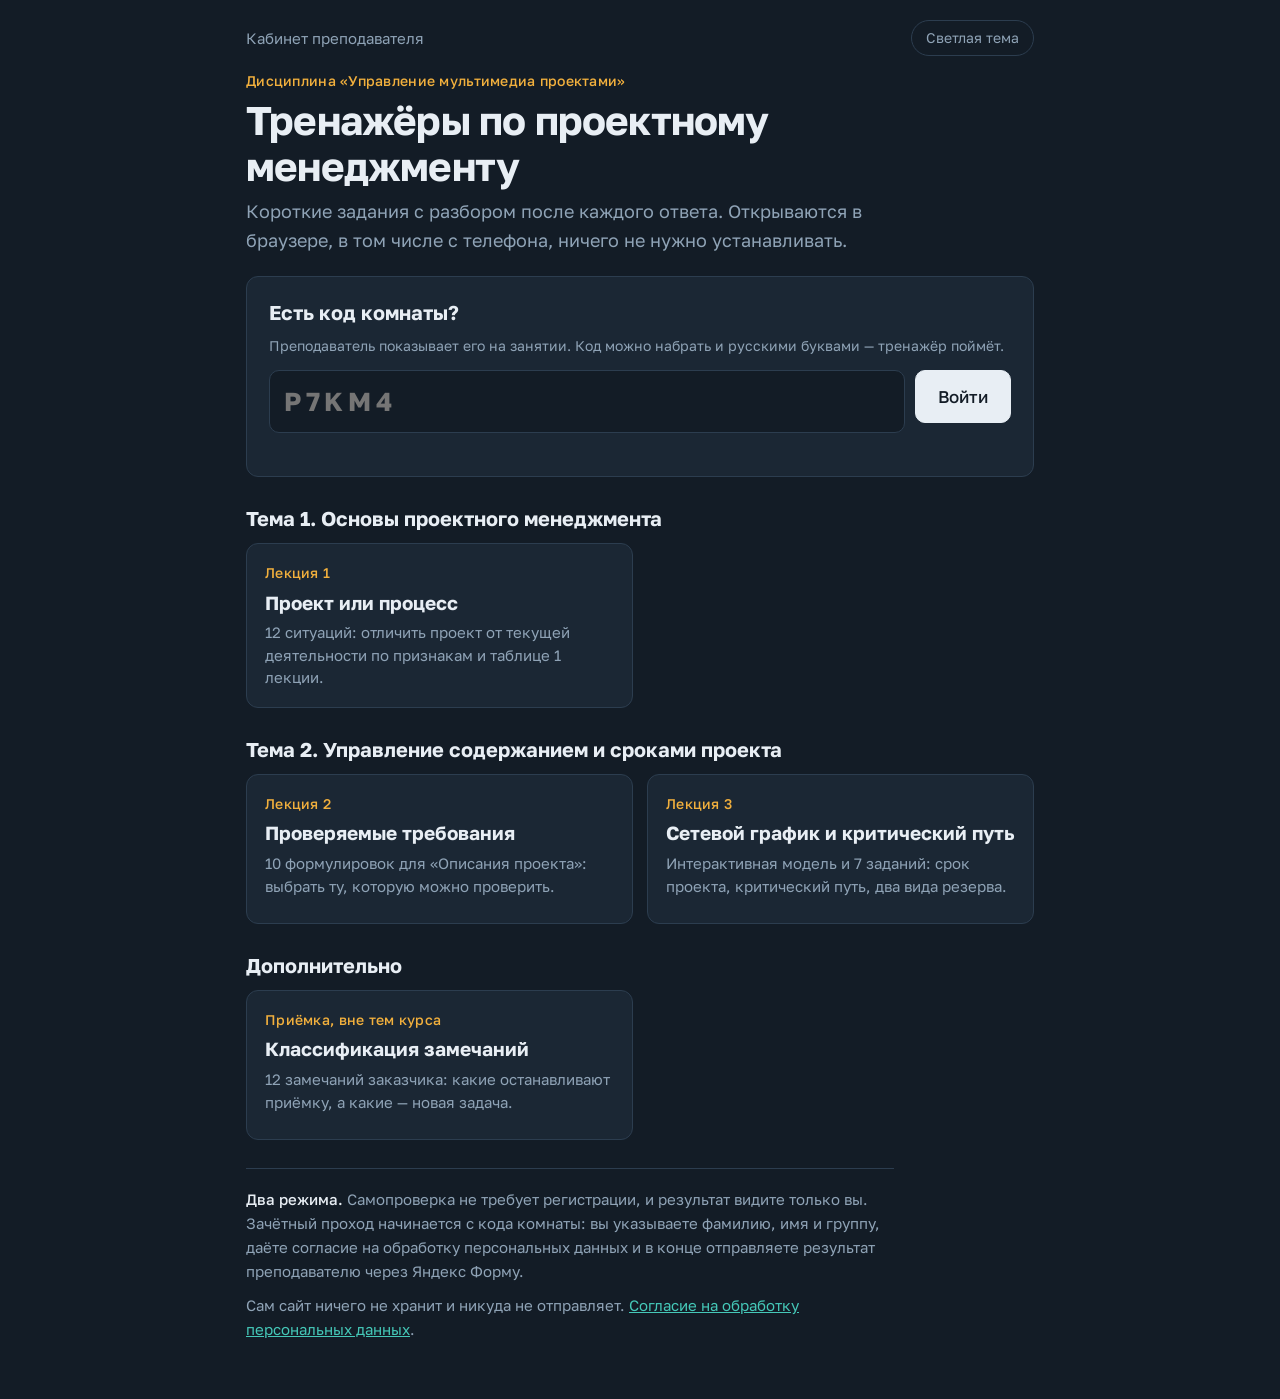
<file: index.html>
<!DOCTYPE html>
<html lang="ru">
<head>
<meta charset="utf-8">
<meta name="viewport" content="width=device-width, initial-scale=1">
<title>Тренажёры по проектам</title>
<link rel="preconnect" href="https://fonts.googleapis.com">
<link rel="preconnect" href="https://fonts.gstatic.com" crossorigin>
<link href="https://fonts.googleapis.com/css2?family=Golos+Text:wght@400;500;600;700&display=swap" rel="stylesheet">
<link rel="stylesheet" href="kurs.css?v=20261007b">
<style>
  .join{display:flex;gap:10px;flex-wrap:wrap;align-items:flex-start}
  .join .field{flex:1 1 220px;margin:0}
  .join .btn{flex:none}
  .list{display:grid;grid-template-columns:repeat(auto-fill,minmax(260px,1fr));gap:14px;margin-top:12px}
  .item{display:flex;flex-direction:column;gap:6px;padding:18px;border-radius:var(--radius);border:1px solid var(--line);
    background:var(--panel);color:var(--ink);text-decoration:none;min-height:150px}
  .item:hover{border-color:var(--ink-dim)}
  .item .kicker{margin:0}
  .item b{font-size:19px;line-height:1.3}
  .item span{color:var(--ink-dim);font-size:15px;line-height:1.5}
  section{margin-top:28px}
</style>
</head>
<body>
<div class="wrap narrow">
  <div class="topbar"><a href="teacher.html">Кабинет преподавателя</a><button class="theme-btn" type="button">Светлая тема</button></div>
  <header>
    <p class="kicker">Дисциплина «Управление мультимедиа проектами»</p>
    <h1>Тренажёры по проектному менеджменту</h1>
    <p class="sub">Короткие задания с разбором после каждого ответа. Открываются в браузере, в том числе с телефона, ничего не нужно устанавливать.</p>
  </header>

  <div class="card">
    <h2>Есть код комнаты?</h2>
    <p class="hint" style="margin:0 0 12px">Преподаватель показывает его на занятии. Код можно набрать и русскими буквами — тренажёр поймёт.</p>
    <div class="join">
      <label class="field"><span class="hidden">Код комнаты</span>
        <input class="code" id="code" maxlength="9" autocomplete="off" autocapitalize="characters" spellcheck="false" placeholder="P7KM4" aria-label="Код комнаты"></label>
      <button class="btn" id="go" type="button">Войти</button>
    </div>
    <p class="err" id="err" role="alert"></p>
  </div>

  <section>
    <h2>Тема 1. Основы проектного менеджмента</h2>
    <div class="list">
      <a class="item" href="trainer-project-or-process.html"><p class="kicker">Лекция 1</p><b>Проект или процесс</b>
        <span>12 ситуаций: отличить проект от текущей деятельности по признакам и таблице 1 лекции.</span></a>
    </div>
  </section>

  <section>
    <h2>Тема 2. Управление содержанием и сроками проекта</h2>
    <div class="list">
      <a class="item" href="trainer-requirements.html"><p class="kicker">Лекция 2</p><b>Проверяемые требования</b>
        <span>10 формулировок для «Описания проекта»: выбрать ту, которую можно проверить.</span></a>
      <a class="item" href="critical-path.html"><p class="kicker">Лекция 3</p><b>Сетевой график и критический путь</b>
        <span>Интерактивная модель и 7 заданий: срок проекта, критический путь, два вида резерва.</span></a>
    </div>
  </section>

  <section>
    <h2>Дополнительно</h2>
    <div class="list">
      <a class="item" href="trainer-defects.html"><p class="kicker">Приёмка, вне тем курса</p><b>Классификация замечаний</b>
        <span>12 замечаний заказчика: какие останавливают приёмку, а какие — новая задача.</span></a>
    </div>
  </section>

  <footer>
    <p><b>Два режима.</b> Самопроверка не требует регистрации, и результат видите только вы. Зачётный проход начинается с кода комнаты: вы указываете фамилию, имя и группу, даёте согласие на обработку персональных данных и в конце отправляете результат преподавателю через Яндекс Форму.</p>
    <p>Сам сайт ничего не хранит и никуда не отправляет. <a href="consent.html">Согласие на обработку персональных данных</a>.</p>
  </footer>
</div>
<script>document.write('<script src="config.js?t=' + Date.now() + '"><\/script>');</script>
<script src="kurs.js?v=20261007b"></script>
<script>
(function () {
  'use strict';
  const K = window.Kurs;
  K.initTheme();
  const input = document.getElementById('code'), err = document.getElementById('err');
  function go() {
    const r = K.parseRoom(input.value);
    if (!r.ok) { err.textContent = r.msg; input.focus(); return; }
    const u = new URL(r.trainer.file, location.href);
    u.searchParams.set('room', r.code);
    if (document.documentElement.dataset.theme === 'light') u.searchParams.set('theme', 'light');
    location.href = u.toString();
  }
  document.getElementById('go').addEventListener('click', go);
  input.addEventListener('keydown', e => { if (e.key === 'Enter') go(); });
  input.addEventListener('input', () => { err.textContent = ''; });
})();
</script>
</body>
</html>
</file>
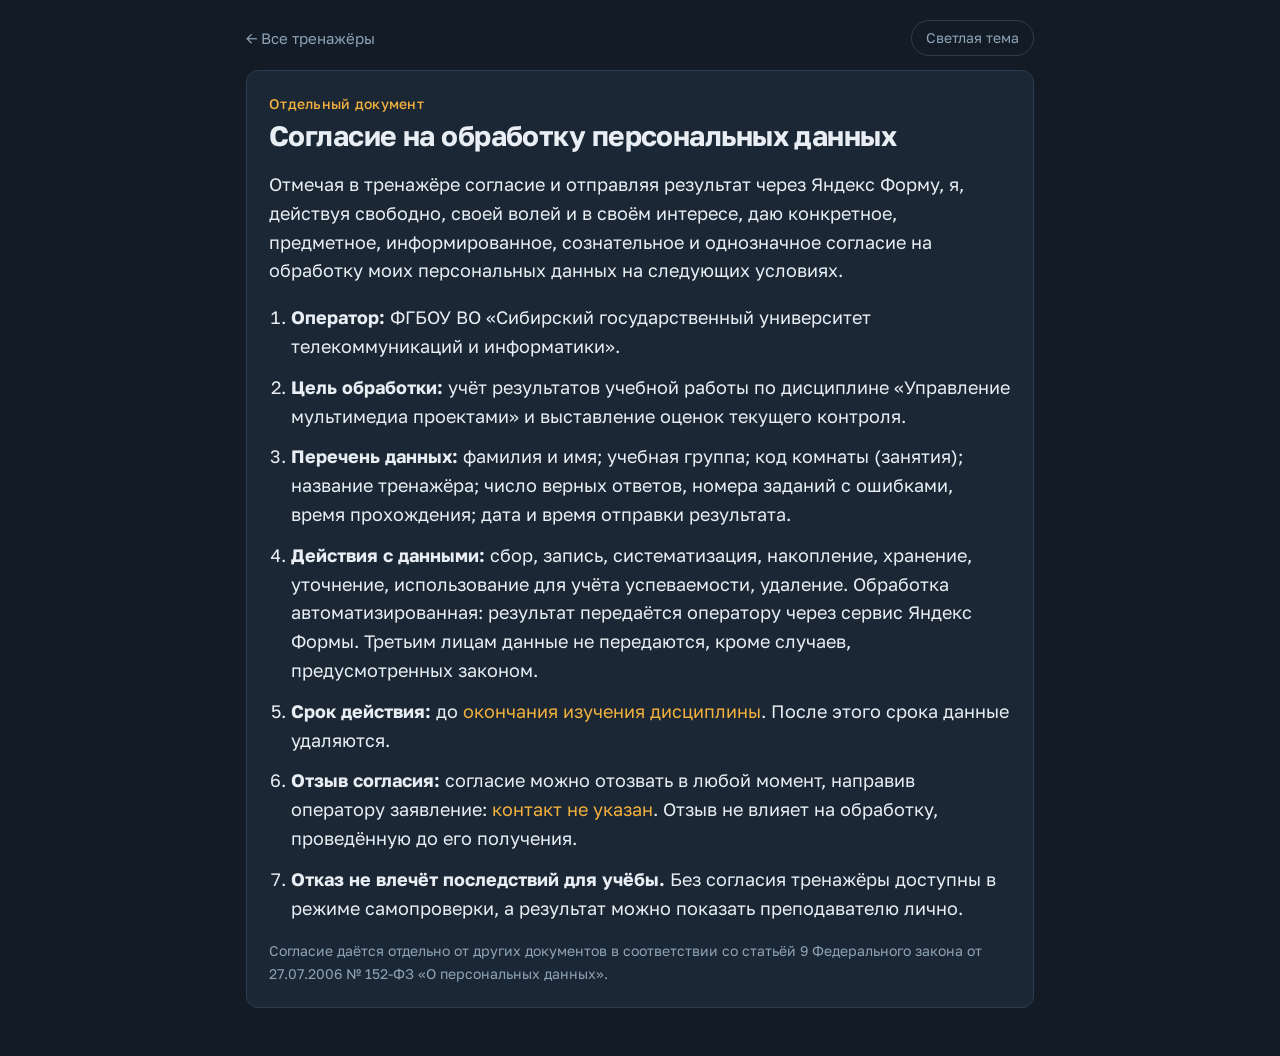
<file: consent.html>
<!DOCTYPE html>
<html lang="ru">
<head>
<meta charset="utf-8">
<meta name="viewport" content="width=device-width, initial-scale=1">
<title>Согласие на обработку данных</title>
<link rel="preconnect" href="https://fonts.googleapis.com">
<link rel="preconnect" href="https://fonts.gstatic.com" crossorigin>
<link href="https://fonts.googleapis.com/css2?family=Golos+Text:wght@400;500;600;700&display=swap" rel="stylesheet">
<link rel="stylesheet" href="kurs.css?v=20261007b">
<style>
  .doc{max-width:72ch}
  .doc ol{padding-left:22px}
  .doc li{margin-bottom:12px}
  .warn{border:1px solid var(--no);background:var(--no-bg);border-radius:10px;padding:12px 16px;margin:0 0 18px;font-size:15px}
  .fill{color:var(--amber)}
</style>
</head>
<body>
<div class="wrap narrow">
  <div class="topbar"><a href="index.html">← Все тренажёры</a><button class="theme-btn" type="button">Светлая тема</button></div>
  <div class="card doc">
    <p class="warn hidden" id="warn">Оператор персональных данных не указан. Преподавателю: заполните раздел <code>operator</code> в файле <code>config.js</code>, текст согласуйте с вузом.</p>
    <p class="kicker">Отдельный документ</p>
    <h1 style="font-size:28px">Согласие на обработку персональных данных</h1>
    <p>Отмечая в тренажёре согласие и отправляя результат через Яндекс Форму, я, действуя свободно, своей волей и в своём интересе, даю конкретное, предметное, информированное, сознательное и однозначное согласие на обработку моих персональных данных на следующих условиях.</p>
    <ol>
      <li><b>Оператор:</b> <span class="fill" id="op-name">не указан</span><span id="op-addr-wrap">, адрес: <span class="fill" id="op-addr">не указан</span></span>.</li>
      <li><b>Цель обработки:</b> учёт результатов учебной работы по дисциплине «Управление мультимедиа проектами» и выставление оценок текущего контроля.</li>
      <li><b>Перечень данных:</b> фамилия и имя; учебная группа; код комнаты (занятия); название тренажёра; число верных ответов, номера заданий с ошибками, время прохождения; дата и время отправки результата.</li>
      <li><b>Действия с данными:</b> сбор, запись, систематизация, накопление, хранение, уточнение, использование для учёта успеваемости, удаление. Обработка автоматизированная: результат передаётся оператору через сервис Яндекс Формы. Третьим лицам данные не передаются, кроме случаев, предусмотренных законом.</li>
      <li><b>Срок действия:</b> до <span class="fill" id="op-until">окончания изучения дисциплины</span>. После этого срока данные удаляются.</li>
      <li><b>Отзыв согласия:</b> согласие можно отозвать в любой момент, направив оператору заявление: <span class="fill" id="op-contact">контакт не указан</span>. Отзыв не влияет на обработку, проведённую до его получения.</li>
      <li><b>Отказ не влечёт последствий для учёбы.</b> Без согласия тренажёры доступны в режиме самопроверки, а результат можно показать преподавателю лично.</li>
    </ol>
    <p class="hint">Согласие даётся отдельно от других документов в соответствии со статьёй 9 Федерального закона от 27.07.2006 № 152-ФЗ «О персональных данных».</p>
  </div>
</div>
<script>document.write('<script src="config.js?t=' + Date.now() + '"><\/script>');</script>
<script src="kurs.js?v=20261007b"></script>
<script>
(function () {
  'use strict';
  const K = window.Kurs;
  K.initTheme();
  const op = (K.config && K.config.operator) || {};
  const set = (id, v) => { if (v) { const el = document.getElementById(id); el.textContent = v; el.classList.remove('fill'); } };
  set('op-name', op.name);
  set('op-addr', op.address);
  set('op-until', op.keepUntil);
  set('op-contact', op.contact);
  if (!op.address) document.getElementById('op-addr-wrap').classList.add('hidden');
  if (!op.name) document.getElementById('warn').classList.remove('hidden');
})();
</script>
</body>
</html>
</file>
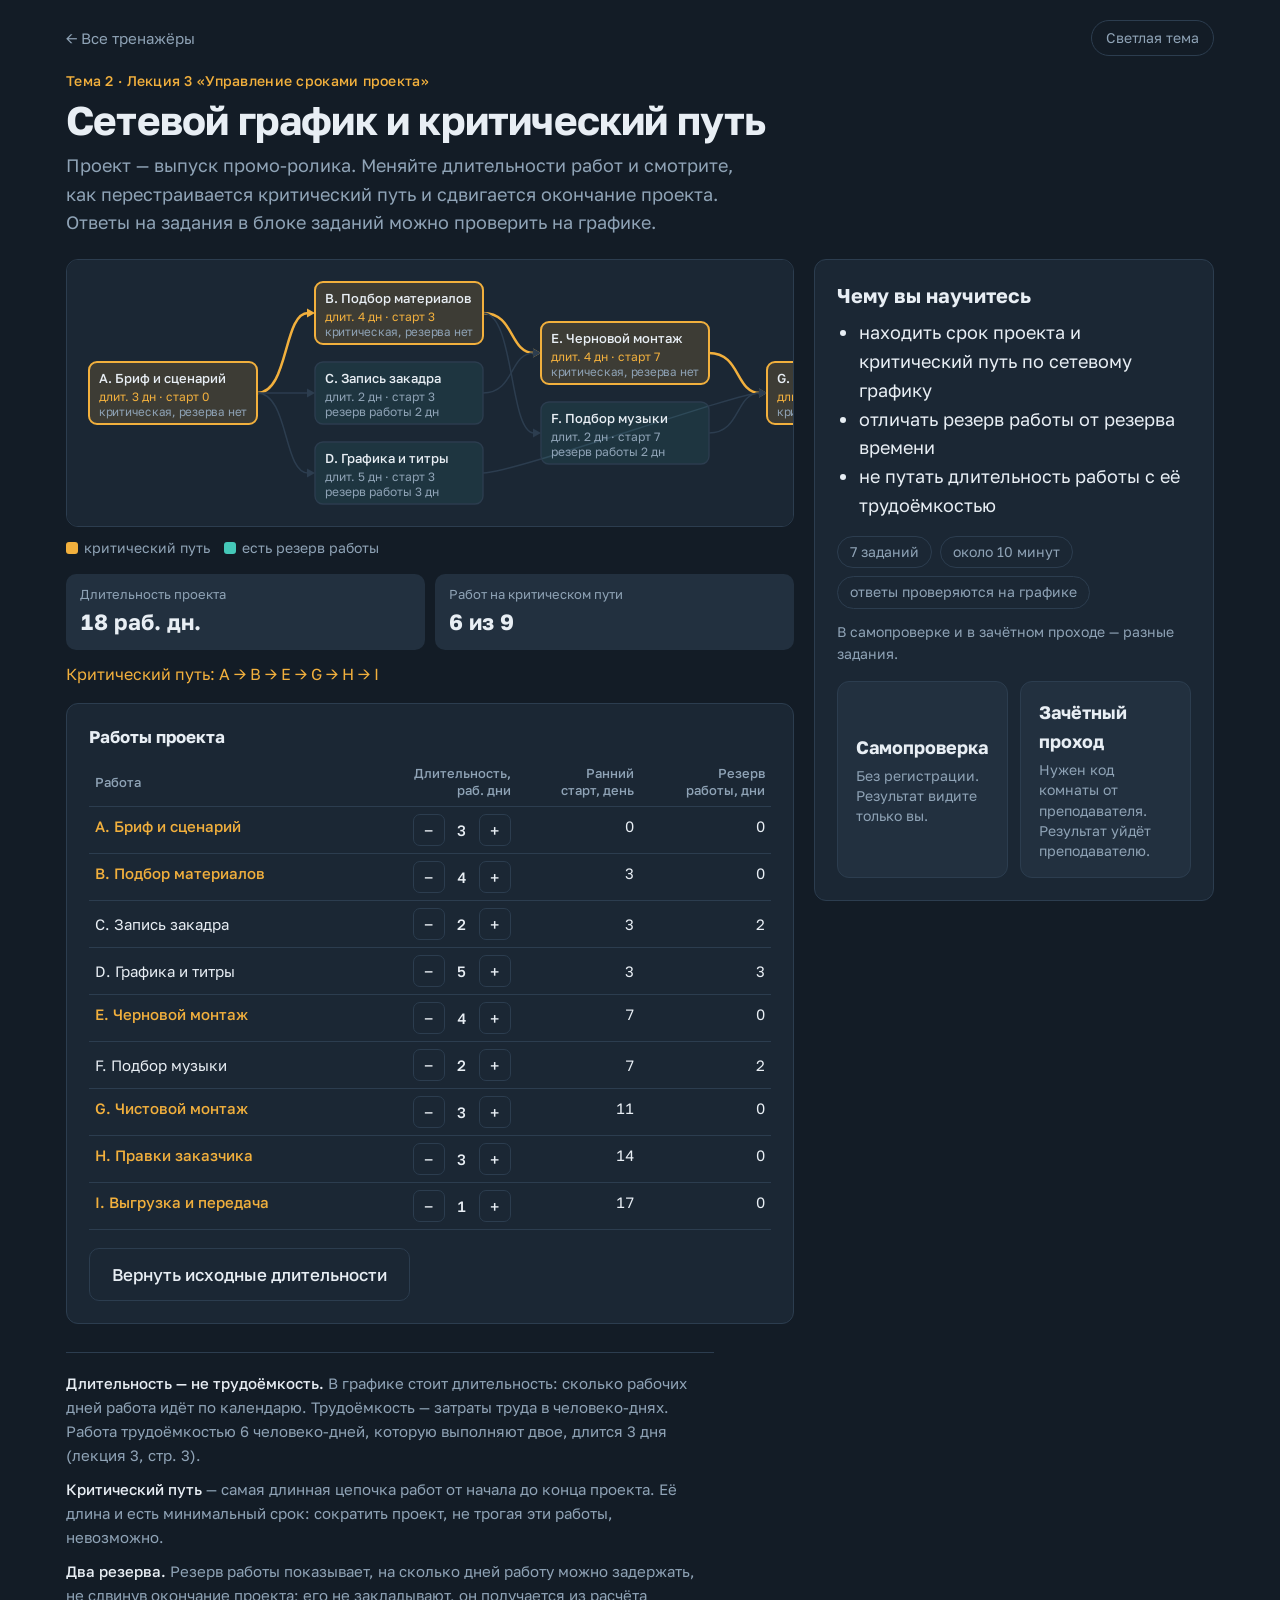
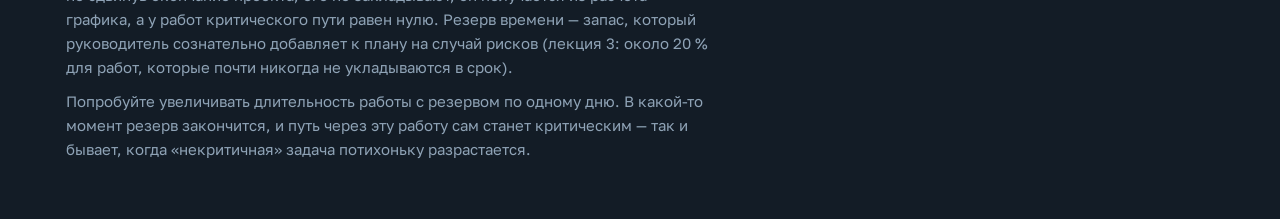
<file: critical-path.html>
<!DOCTYPE html>
<html lang="ru">
<head>
<meta charset="utf-8">
<meta name="viewport" content="width=device-width, initial-scale=1">
<title>Сетевой график и критический путь</title>
<link rel="preconnect" href="https://fonts.googleapis.com">
<link rel="preconnect" href="https://fonts.gstatic.com" crossorigin>
<link href="https://fonts.googleapis.com/css2?family=Golos+Text:wght@400;500;600;700&display=swap" rel="stylesheet">
<link rel="stylesheet" href="kurs.css?v=20261007b">
<style>
  .stage{background:var(--panel);border:1px solid var(--line);border-radius:var(--radius);padding:10px;overflow-x:auto}
  canvas{display:block}
  .works{margin-top:16px}
  .works table{width:100%;border-collapse:collapse;font-size:15px}
  .works th,.works td{padding:7px 6px;border-bottom:1px solid var(--line);text-align:right}
  .works th:first-child,.works td:first-child{text-align:left}
  .works th{color:var(--ink-dim);font-weight:500;font-size:13px;line-height:1.3}
  .works td{font-variant-numeric:tabular-nums}
  .works tr.crit td:first-child{color:var(--amber);font-weight:500}
  .dur{display:inline-flex;align-items:center;gap:6px}
  .dur button{width:32px;height:32px;border-radius:7px;border:1px solid var(--line);background:transparent;color:var(--ink);
    font:inherit;font-size:17px;line-height:1;cursor:pointer;padding:0}
  .dur button:hover{border-color:var(--ink-dim)}
  .dur b{min-width:22px;text-align:center;font-weight:500}
  .readout{display:grid;grid-template-columns:1fr 1fr;gap:10px;margin-top:14px}
  @media (max-width:560px){.readout{grid-template-columns:1fr}}
  .readout div{background:var(--panel-2);border-radius:10px;padding:10px 14px}
  .readout span{display:block;font-size:13px;color:var(--ink-dim)}
  .readout b{font-size:22px;font-variant-numeric:tabular-nums}
  .path{margin:12px 0 0;color:var(--amber);font-size:16px}
  .legend{display:flex;gap:14px;flex-wrap:wrap;margin-top:10px;font-size:14px;color:var(--ink-dim)}
  .legend i{display:inline-block;width:12px;height:12px;border-radius:3px;margin-right:6px;vertical-align:-1px}
</style>
</head>
<body>
<div class="wrap">
  <div class="topbar"><a href="index.html">← Все тренажёры</a><button class="theme-btn" type="button">Светлая тема</button></div>
  <header>
    <p class="kicker">Тема 2 · Лекция 3 «Управление сроками проекта»</p>
    <h1>Сетевой график и критический путь</h1>
    <p class="sub">Проект — выпуск промо-ролика. Меняйте длительности работ и смотрите, как перестраивается критический путь и сдвигается окончание проекта. Ответы на задания в блоке заданий можно проверить на графике.</p>
  </header>

  <div class="layout wide-panel">
    <main>
      <div class="stage"><canvas id="net" role="img" aria-label="Сетевой график работ проекта"></canvas></div>
      <div class="legend">
        <span><i style="background:var(--amber)"></i>критический путь</span>
        <span><i style="background:var(--ok)"></i>есть резерв работы</span>
      </div>
      <div class="readout">
        <div><span>Длительность проекта</span><b id="total">—</b></div>
        <div><span>Работ на критическом пути</span><b id="ncrit">—</b></div>
      </div>
      <p class="path" id="path"></p>
      <div class="works card">
        <h2 style="font-size:17px">Работы проекта</h2>
        <table>
          <thead><tr><th>Работа</th><th>Длительность,<br>раб. дни</th><th>Ранний<br>старт, день</th><th>Резерв<br>работы, дни</th></tr></thead>
          <tbody id="rows"></tbody>
        </table>
        <div class="btn-row"><button class="btn ghost" id="reset" type="button">Вернуть исходные длительности</button></div>
      </div>
    </main>

    <aside class="card" id="quiz"></aside>
  </div>

  <footer>
    <p><b>Длительность — не трудоёмкость.</b> В графике стоит длительность: сколько рабочих дней работа идёт по календарю. Трудоёмкость — затраты труда в человеко-днях. Работа трудоёмкостью 6 человеко-дней, которую выполняют двое, длится 3 дня (лекция 3, стр. 3).</p>
    <p><b>Критический путь</b> — самая длинная цепочка работ от начала до конца проекта. Её длина и есть минимальный срок: сократить проект, не трогая эти работы, невозможно.</p>
    <p><b>Два резерва.</b> Резерв работы показывает, на сколько дней работу можно задержать, не сдвинув окончание проекта; его не закладывают, он получается из расчёта графика, а у работ критического пути равен нулю. Резерв времени — запас, который руководитель сознательно добавляет к плану на случай рисков (лекция 3: около 20 % для работ, которые почти никогда не укладываются в срок).</p>
    <p>Попробуйте увеличивать длительность работы с резервом по одному дню. В какой-то момент резерв закончится, и путь через эту работу сам станет критическим — так и бывает, когда «некритичная» задача потихоньку разрастается.</p>
  </footer>
</div>

<script>document.write('<script src="config.js?t=' + Date.now() + '"><\/script>');</script>
<script src="kurs.js?v=20261007b"></script>
<script src="kurs-data.js?v=20261007b"></script>
<script>
(function () {
  'use strict';
  const K = window.Kurs, esc = K.esc;
  K.initTheme();

  // ---------- модель сетевого графика ----------
  const BASE = K.data.S_NET;
  let T = BASE.map(t => Object.assign({}, t, { pre: t.pre.slice() }));
  const cv = document.getElementById('net');
  const ctx = cv.getContext('2d');
  const NW = 168, NH = 62, GX = 58, GY = 18;
  const col = name => getComputedStyle(document.documentElement).getPropertyValue(name).trim();

  function draw() {
    const r = K.cpm(T);
    const C = { crit: col('--amber'), slack: col('--ok'), line: col('--line'), ink: col('--ink'), dim: col('--ink-dim') };
    const levels = {};
    T.forEach(t => (levels[r.lvl[t.id]] = levels[r.lvl[t.id]] || []).push(t.id));
    const maxL = Math.max(...Object.keys(levels).map(Number));
    const maxRows = Math.max(...Object.values(levels).map(a => a.length));
    const W = (maxL + 1) * NW + maxL * GX + 24;
    const H = maxRows * NH + (maxRows - 1) * GY + 24;
    const dpr = window.devicePixelRatio || 1;
    cv.style.width = W + 'px';
    cv.style.height = H + 'px';
    cv.width = Math.round(W * dpr);
    cv.height = Math.round(H * dpr);
    ctx.setTransform(dpr, 0, 0, dpr, 0, 0);
    ctx.clearRect(0, 0, W, H);

    const pos = {};
    Object.entries(levels).forEach(([l, ids]) => {
      const blockH = ids.length * NH + (ids.length - 1) * GY;
      ids.forEach((id, i) => { pos[id] = { x: 12 + l * (NW + GX), y: (H - blockH) / 2 + i * (NH + GY) }; });
    });

    T.forEach(t => t.pre.forEach(p => {
      const a = pos[p], b = pos[t.id];
      const crit = r.slack[p] === 0 && r.slack[t.id] === 0 && r.EF[p] === r.ES[t.id];
      const x1 = a.x + NW, y1 = a.y + NH / 2, x2 = b.x, y2 = b.y + NH / 2;
      ctx.strokeStyle = crit ? C.crit : C.line;
      ctx.lineWidth = crit ? 2.5 : 1.5;
      ctx.beginPath();
      ctx.moveTo(x1, y1);
      ctx.bezierCurveTo(x1 + GX * 0.55, y1, x2 - GX * 0.55, y2, x2 - 7, y2);
      ctx.stroke();
      ctx.fillStyle = crit ? C.crit : C.line;
      ctx.beginPath();
      ctx.moveTo(x2, y2); ctx.lineTo(x2 - 8, y2 - 4.5); ctx.lineTo(x2 - 8, y2 + 4.5);
      ctx.closePath();
      ctx.fill();
    }));

    T.forEach(t => {
      const p = pos[t.id], crit = r.slack[t.id] === 0;
      ctx.globalAlpha = crit ? 0.16 : 0.09;
      ctx.fillStyle = crit ? C.crit : C.slack;
      ctx.beginPath();
      ctx.roundRect ? ctx.roundRect(p.x, p.y, NW, NH, 8) : ctx.rect(p.x, p.y, NW, NH);
      ctx.fill();
      ctx.globalAlpha = 1;
      ctx.strokeStyle = crit ? C.crit : C.line;
      ctx.lineWidth = crit ? 2 : 1.4;
      ctx.stroke();
      ctx.fillStyle = C.ink;
      ctx.font = '500 13px "Golos Text", system-ui, sans-serif';
      ctx.textAlign = 'left';
      ctx.fillText(t.id + '. ' + t.name, p.x + 10, p.y + 21, NW - 20);
      ctx.font = '12px "Golos Text", system-ui, sans-serif';
      ctx.fillStyle = crit ? C.crit : C.dim;
      ctx.fillText('длит. ' + t.dur + ' дн · старт ' + r.ES[t.id], p.x + 10, p.y + 39, NW - 20);
      ctx.fillStyle = C.dim;
      ctx.fillText(crit ? 'критическая, резерва нет' : 'резерв работы ' + r.slack[t.id] + ' дн', p.x + 10, p.y + 54, NW - 20);
    });

    document.getElementById('rows').innerHTML = T.map(t =>
      '<tr class="' + (r.slack[t.id] === 0 ? 'crit' : '') + '">' +
      '<td>' + t.id + '. ' + esc(t.name) + '</td>' +
      '<td><span class="dur"><button type="button" data-id="' + t.id + '" data-d="-1" aria-label="Уменьшить длительность ' + esc(t.name) + '">−</button><b>' + t.dur +
      '</b><button type="button" data-id="' + t.id + '" data-d="1" aria-label="Увеличить длительность ' + esc(t.name) + '">+</button></span></td>' +
      '<td>' + r.ES[t.id] + '</td><td>' + r.slack[t.id] + '</td></tr>').join('');
    document.querySelectorAll('.dur button').forEach(b => {
      b.onclick = () => {
        const t = T.find(x => x.id === b.dataset.id);
        t.dur = Math.max(1, Math.min(20, t.dur + Number(b.dataset.d)));
        draw();
        const again = document.querySelector('.dur button[data-id="' + b.dataset.id + '"][data-d="' + b.dataset.d + '"]');
        if (again) again.focus();
      };
    });
    document.getElementById('total').textContent = r.total + ' раб. дн.';
    document.getElementById('ncrit').textContent = r.critical.length + ' из ' + T.length;
    document.getElementById('path').textContent = 'Критический путь: ' + r.critical.join(' → ');
  }

  document.getElementById('reset').onclick = () => {
    T = BASE.map(t => Object.assign({}, t, { pre: t.pre.slice() }));
    draw();
  };
  window.addEventListener('resize', draw);
  new MutationObserver(draw).observe(document.documentElement, { attributes: true, attributeFilter: ['data-theme'] });
  if (document.fonts && document.fonts.ready) document.fonts.ready.then(draw);
  draw();

  // ---------- задания ----------
  K.quiz({
    letter: 'S',
    mount: document.getElementById('quiz'),
    items: K.data.S,
    selfItems: K.data.S_SELF,
    shuffleOptions: true,
    goals: [
      'находить срок проекта и критический путь по сетевому графику',
      'отличать резерв работы от резерва времени',
      'не путать длительность работы с её трудоёмкостью'
    ],
    facts: ['7 заданий', 'около 10 минут', 'ответы проверяются на графике'],
    prompt: it => '<p class="prompt">' + esc(it.q) + '</p>',
    options: it => it.opts.map((t, k) => ({ v: String(k), html: esc(t) })),
    isRight: (it, v) => Number(v) === it.a,
    rightText: it => it.opts[it.a],
    explain: it => '<p>' + esc(it.why) + '</p>',
    ref: it => (it.id === 7 ? 'лекция 3, стр. 4' : 'лекция 3, стр. 3–4'),
    short: it => it.short,
    finalNote: pct => pct >= 90
      ? 'Сетевой график читается уверенно. Попробуйте построить такой же для своего проекта по колонке «Предшествующая подзадача» календарного плана.'
      : pct >= 61
        ? 'Основное понятно. Повторите разницу между резервом работы и резервом времени и между длительностью и трудоёмкостью.'
        : 'Вернитесь к графику: найдите самую длинную цепочку и посмотрите, что происходит при задержке работы с резервом. Затем пройдите заново.'
  });
})();
</script>
</body>
</html>
</file>
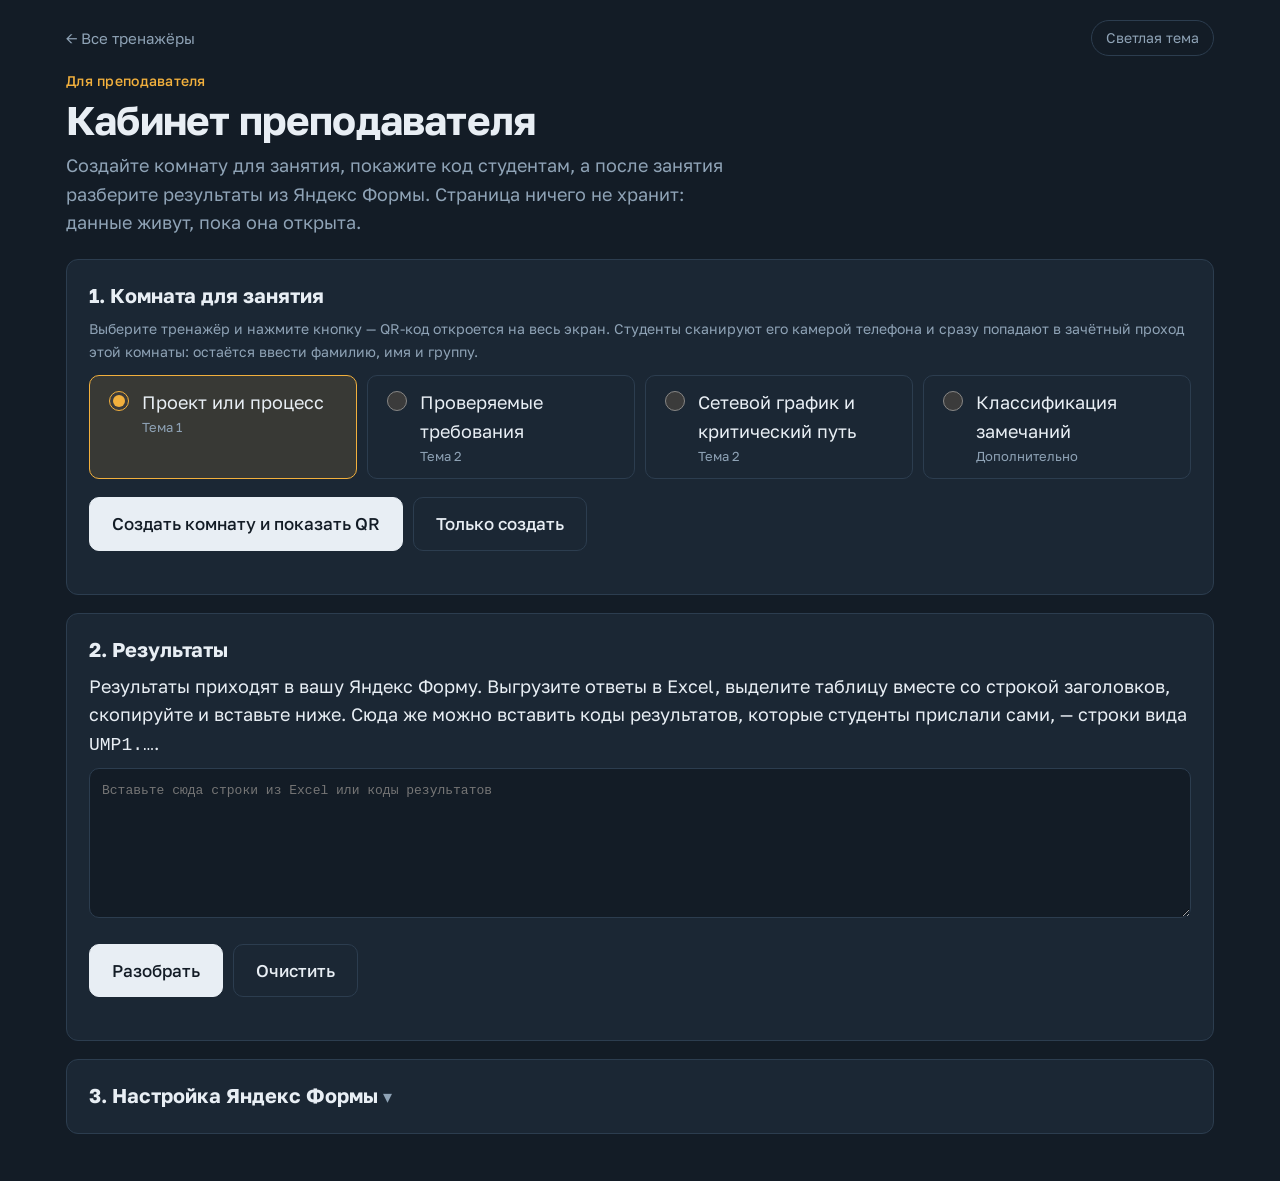
<file: teacher.html>
<!DOCTYPE html>
<html lang="ru">
<head>
<meta charset="utf-8">
<meta name="viewport" content="width=device-width, initial-scale=1">
<title>Кабинет преподавателя</title>
<link rel="preconnect" href="https://fonts.googleapis.com">
<link rel="preconnect" href="https://fonts.gstatic.com" crossorigin>
<link href="https://fonts.googleapis.com/css2?family=Golos+Text:wght@400;500;600;700&display=swap" rel="stylesheet">
<link rel="stylesheet" href="kurs.css?v=20261007b">
<style>
  section.card{margin-bottom:18px}
  .pick{display:grid;grid-template-columns:repeat(auto-fill,minmax(230px,1fr));gap:10px;margin:12px 0 0}
  .pick label{display:flex;gap:10px;align-items:flex-start;padding:12px 14px;border:1px solid var(--line);border-radius:10px;cursor:pointer;min-height:64px}
  .pick label:has(input:checked){border-color:var(--amber);background:var(--amber-bg)}
  .pick input{width:20px;height:20px;margin-top:3px;accent-color:var(--amber);flex:none}
  .pick small{display:block;color:var(--ink-dim);font-size:13px}
  .roombox{display:grid;grid-template-columns:minmax(0,1fr) auto;gap:20px;align-items:start;margin-top:18px;
    padding-top:18px;border-top:1px solid var(--line)}
  @media (max-width:700px){.roombox{grid-template-columns:1fr}}
  .bigcode{font-size:56px;font-weight:700;letter-spacing:.12em;line-height:1.1;margin:0 0 6px}
  .field input[readonly]{font-size:15px}
  canvas.qr{display:block;border-radius:8px}
  .screen{position:fixed;inset:0;z-index:100;background:var(--bg);display:flex;align-items:center;justify-content:center;padding:24px}
  .screen .close{position:absolute;top:16px;right:16px}
  .screen-in{display:flex;gap:48px;align-items:center;justify-content:center;flex-wrap:wrap;text-align:left}
  .hugecode{font-size:clamp(72px,14vw,190px);font-weight:700;letter-spacing:.1em;line-height:1}
  .s-how{font-size:clamp(18px,2.2vw,28px);color:var(--ink-dim);margin:16px 0 0;line-height:1.4}
  .s-how b{color:var(--ink);word-break:break-all}
  textarea{width:100%;min-height:150px;padding:12px;border-radius:10px;border:1px solid var(--line);background:var(--bg);
    color:var(--ink);font:13px/1.5 ui-monospace,Consolas,monospace}
  .filters{display:flex;gap:14px;flex-wrap:wrap;margin:18px 0 6px;font-size:15px}
  .filters select{margin-left:6px;min-height:40px;padding:6px 10px;border-radius:8px;border:1px solid var(--line);
    background:var(--bg);color:var(--ink);font:inherit}
  .stats{display:grid;grid-template-columns:repeat(auto-fill,minmax(150px,1fr));gap:10px;margin:12px 0}
  .stats div{background:var(--panel-2);border-radius:10px;padding:10px 14px}
  .stats span{display:block;font-size:13px;color:var(--ink-dim)}
  .stats b{font-size:22px;font-variant-numeric:tabular-nums}
  .tablewrap{overflow-x:auto;margin-top:8px}
  .restable{width:100%;border-collapse:collapse;font-size:14px;min-width:820px}
  .restable th,.restable td{padding:8px 6px;border-bottom:1px solid var(--line);text-align:left;vertical-align:top}
  .restable th{color:var(--ink-dim);font-weight:500;font-size:13px}
  .restable td.num{font-variant-numeric:tabular-nums;white-space:nowrap}
  .restable tr.grouphead td{background:var(--panel-2);border-top:2px solid var(--line);padding:10px 8px}
  .restable tr.grouphead b{font-size:16px;margin-right:12px}
  .restable tr.grouphead span{color:var(--ink-dim);font-size:13px;margin-right:14px;white-space:nowrap}
  .grtable{min-width:640px;margin:6px 0 16px}
  .grtable button{border:0;background:none;color:var(--ok);font:inherit;font-weight:600;cursor:pointer;padding:0;text-decoration:underline}
  .toggle{display:flex;align-items:center;gap:8px;cursor:pointer}
  .toggle input{width:20px;height:20px;accent-color:var(--ok)}
  .okc{color:var(--ok);font-weight:600}
  .badc{color:var(--no);font-weight:600}
  .top li{margin-bottom:6px;font-size:15px}
  details.card > summary{cursor:pointer;list-style:none}
  details.card > summary::-webkit-details-marker{display:none}
  details.card > summary h2{display:inline}
  details.card > summary::after{content:' ▾';color:var(--ink-dim)}
</style>
</head>
<body>
<div class="wrap">
  <div class="topbar"><a href="index.html">← Все тренажёры</a><button class="theme-btn" type="button">Светлая тема</button></div>
  <header>
    <p class="kicker">Для преподавателя</p>
    <h1>Кабинет преподавателя</h1>
    <p class="sub">Создайте комнату для занятия, покажите код студентам, а после занятия разберите результаты из Яндекс Формы. Страница ничего не хранит: данные живут, пока она открыта.</p>
  </header>

  <section class="card">
    <h2>1. Комната для занятия</h2>
    <p class="hint" style="margin:0">Выберите тренажёр и нажмите кнопку — QR-код откроется на весь экран. Студенты сканируют его камерой телефона и сразу попадают в зачётный проход этой комнаты: остаётся ввести фамилию, имя и группу.</p>
    <div class="pick" id="pick"></div>
    <div class="btn-row">
      <button class="btn" id="mk-show" type="button">Создать комнату и показать QR</button>
      <button class="btn ghost" id="mk" type="button">Только создать</button>
    </div>
    <p class="err" id="r-warn"></p>
    <div id="room" class="roombox hidden">
      <div>
        <p class="kicker" id="r-title"></p>
        <div class="bigcode" id="r-code"></div>
        <label class="field"><span>Ссылка для студентов</span><input id="r-link" readonly></label>
        <div class="btn-row" style="margin-top:0">
          <button class="btn" id="r-full" type="button">Показать на весь экран</button>
          <button class="btn ghost" id="r-copy" type="button">Скопировать ссылку</button>
        </div>
        <p class="hint">Запишите код: по нему результаты этого занятия отбираются в выгрузке.</p>
      </div>
      <canvas class="qr" id="r-qr" aria-label="QR-код ссылки на комнату"></canvas>
    </div>
  </section>

  <section class="card">
    <h2>2. Результаты</h2>
    <p style="margin:0 0 8px">Результаты приходят в вашу Яндекс Форму. Выгрузите ответы в Excel, выделите таблицу вместе со строкой заголовков, скопируйте и вставьте ниже. Сюда же можно вставить коды результатов, которые студенты прислали сами, — строки вида <code>UMP1.…</code>.</p>
    <p id="ans-link" class="hint"></p>
    <textarea id="paste" aria-label="Строки из Excel или коды результатов" placeholder="Вставьте сюда строки из Excel или коды результатов"></textarea>
    <div class="btn-row"><button class="btn" id="parse" type="button">Разобрать</button><button class="btn ghost" id="clear" type="button">Очистить</button></div>
    <p class="err" id="p-err" role="alert"></p>
    <p class="hint hidden" id="p-warn" style="border-left:3px solid var(--amber);padding-left:10px"></p>
    <div id="res" class="hidden">
      <div class="filters">
        <label>Группа <select id="f-gr"></select></label>
        <label>Комната <select id="f-room"></select></label>
        <label>Тренажёр <select id="f-tr"></select></label>
        <label class="toggle"><input type="checkbox" id="f-bygroup" checked> по группам</label>
      </div>
      <div class="stats" id="stats"></div>
      <div id="groups"></div>
      <div class="tablewrap"><table class="restable" id="tbl"></table></div>
      <div id="top"></div>
      <div class="btn-row">
        <button class="btn ghost" id="csv" type="button">Скачать результаты (CSV)</button>
        <button class="btn ghost" id="csv-groups" type="button">Скачать сводку по группам (CSV)</button>
      </div>
      <p class="hint">Итоги по группам считаются по лучшей попытке студента в каждом тренажёре: повторные прохождения не тянут средний вниз.</p>
      <p class="hint">«Проверка»: галочка — данные пришли такими, какими их сформировал тренажёр. Галочка со звёздочкой — название тренажёра не дошло до формы и восстановлено по коду комнаты, остальное совпало. Крестик — данные изменились после прохождения: их правили вручную или форма настроена не полностью (подсказка выше).</p>
    </div>
  </section>

  <details class="card">
    <summary><h2>3. Настройка Яндекс Формы</h2></summary>
    <p id="cfg-status" style="margin-top:12px"></p>
    <p>В форме нужны вопросы типа «Короткий текст» с включённой опцией «Скрытый вопрос». Идентификатор вопроса — из левой колонки, заголовок — из правой: по заголовкам кабинет находит колонки в выгрузке.</p>
    <table class="mini" id="fields"></table>
    <div class="btn-row"><a class="btn ghost" id="test-link" target="_blank" rel="noopener">Открыть форму с тестовыми данными</a></div>
    <p class="hint">Отправьте тестовый ответ, выгрузите ответы в Excel и вставьте строки в раздел «Результаты»: в колонке «Проверка» должна стоять галочка. Подробно — в README.md.</p>
  </details>
</div>

<div id="screen" class="screen hidden" role="dialog" aria-label="Код комнаты для студентов">
  <button class="btn ghost close" id="s-close" type="button">Закрыть</button>
  <div class="screen-in">
    <div>
      <p class="kicker" id="s-title" style="font-size:20px"></p>
      <div class="hugecode" id="s-code"></div>
      <p class="s-how">Наведите камеру телефона на QR-код<br>или откройте <b id="s-site"></b> и введите код</p>
    </div>
    <canvas class="qr" id="s-qr"></canvas>
  </div>
</div>

<script>document.write('<script src="config.js?t=' + Date.now() + '"><\/script>');</script>
<script src="kurs.js?v=20261007b"></script>
<script src="kurs-data.js?v=20261007b"></script>
<script src="qr.js?v=20261007b"></script>
<script>
(function () {
  'use strict';
  const K = window.Kurs, esc = K.esc, $ = K.$;
  K.initTheme();

  // ---------- 1. комната ----------
  const order = ['P', 'T', 'S', 'Z'];
  $('#pick').innerHTML = order.map((l, i) => {
    const t = K.TRAINERS[l];
    return '<label><input type="radio" name="tr" value="' + l + '"' + (i === 0 ? ' checked' : '') + '><span>' +
      esc(t.title) + '<small>' + esc(t.topic) + '</small></span></label>';
  }).join('');
  let current = null;
  const siteRoot = () => new URL('index.html', location.href).toString().replace(/index\.html$/, '');

  function makeRoom() {
    const l = document.querySelector('input[name="tr"]:checked').value;
    const t = K.TRAINERS[l];
    const code = K.makeRoom(l);
    const u = new URL(t.file, location.href);
    u.searchParams.set('room', code);
    current = { code, title: t.title, link: u.toString() };
    $('#r-title').textContent = t.title;
    $('#r-code').textContent = code;
    $('#r-link').value = current.link;
    K.drawQR($('#r-qr'), current.link, 240);
    $('#room').classList.remove('hidden');
    $('#r-warn').textContent = location.protocol === 'file:'
      ? 'Кабинет открыт как файл с компьютера: телефоны студентов не откроют такую ссылку. Откройте кабинет по адресу сайта (GitHub Pages) и создайте комнату там.'
      : '';
  }
  $('#mk').addEventListener('click', makeRoom);
  $('#r-copy').addEventListener('click', e => K.copy(current.link, e.target));

  function showScreen() {
    $('#s-title').textContent = current.title;
    $('#s-code').textContent = current.code;
    $('#s-site').textContent = siteRoot().replace(/^https?:\/\//, '');
    $('#screen').classList.remove('hidden');
    const side = Math.min(window.innerHeight * 0.62, window.innerWidth * 0.42, 520);
    K.drawQR($('#s-qr'), current.link, side);
    const el = $('#screen');
    if (el.requestFullscreen) el.requestFullscreen().catch(() => {});
    $('#s-close').focus();
  }
  function hideScreen() {
    $('#screen').classList.add('hidden');
    if (document.fullscreenElement) document.exitFullscreen().catch(() => {});
  }
  $('#r-full').addEventListener('click', showScreen);
  $('#mk-show').addEventListener('click', () => { makeRoom(); showScreen(); });
  $('#s-close').addEventListener('click', hideScreen);
  document.addEventListener('keydown', e => { if (e.key === 'Escape') hideScreen(); });
  document.addEventListener('fullscreenchange', () => { if (!document.fullscreenElement) $('#screen').classList.add('hidden'); });

  // ---------- 3. настройка формы ----------
  const F = K.fieldIds();
  $('#fields').innerHTML = '<thead><tr><th>Идентификатор вопроса</th><th>Заголовок вопроса</th></tr></thead><tbody>' +
    K.FIELDS.map(f => '<tr><td><code>' + esc(F[f]) + '</code></td><td>' + esc(K.FIELD_TITLES[f]) + '</td></tr>').join('') + '</tbody>';
  const testR = K.sign({ trainer: K.TRAINERS.P.title, room: K.makeRoom('P'), fio: 'Тестов Тест', group: 'ТЕСТ-00',
    score: 10, total: 12, mistakes: '3; 7', seconds: 300, consent: 'тестовая отправка' });
  const testLink = K.formLink(testR);
  if (K.config.formUrl && testLink) {
    $('#cfg-status').innerHTML = '<span class="okc">Форма подключена.</span> ' + esc(K.config.formUrl);
    $('#test-link').href = testLink;
  } else {
    $('#cfg-status').innerHTML = '<span class="badc">Форма не подключена.</span> Пока в config.js пустой formUrl, студенты в зачётном режиме получают код результата и присылают его сами.';
    $('#test-link').classList.add('hidden');
  }
  if (K.config.answersUrl) $('#ans-link').innerHTML = '<a href="' + esc(K.config.answersUrl) + '" target="_blank" rel="noopener">Открыть ответы в Яндекс Форме</a>';

  // ---------- 2. результаты ----------
  let rows = [];
  const KEYS = {
    room: ['room', 'комнат'], fio: ['fio', 'фио', 'фамил'], group: ['group', 'групп'], trainer: ['trainer', 'тренаж'],
    score: ['score', 'балл'], total: ['total', 'всего'], mistakes: ['mistakes', 'ошиб'], seconds: ['seconds', 'длительн'],
    check: ['check', 'контрол'], sent: ['создан', 'отправлен', 'дата']
  };
  function parseExcel(lines) {
    const out = [];
    let head = null, idx = null;
    lines.forEach(line => {
      if (!line.includes('\t')) return;
      const cells = line.split('\t').map(c => c.trim().replace(/^"|"$/g, ''));
      if (!head) {
        const low = cells.map(c => c.toLowerCase());
        const find = keys => low.findIndex(h => keys.some(k => h === k || h.includes(k)));
        const cand = {};
        Object.keys(KEYS).forEach(k => { cand[k] = find(KEYS[k]); });
        if (['fio', 'score', 'check'].every(k => cand[k] >= 0)) { head = cells; idx = cand; }
        return;
      }
      const g = k => (idx[k] >= 0 ? (cells[idx[k]] || '').trim() : '');
      const r = { trainer: g('trainer'), room: g('room'), fio: g('fio'), group: g('group'), score: g('score'),
        total: g('total'), mistakes: g('mistakes'), seconds: g('seconds'), check: g('check'), sent: g('sent'), source: 'форма' };
      if (!r.fio && !r.check) return;
      r.valid = K.hash(K.payload(r)) === r.check;
      // Тренажёр не дошёл до формы (ошибка в идентификаторе вопроса): восстанавливаем по букве кода комнаты
      // и засчитываем, только если с ним сходится контрольный код
      if (!r.valid && !r.trainer) {
        const byRoom = K.TRAINERS[(r.room || '')[0]];
        const cand = (byRoom ? [byRoom] : []).concat(Object.values(K.TRAINERS));
        for (const t of cand) {
          if (K.hash(K.payload(Object.assign({}, r, { trainer: t.title }))) === r.check) {
            r.trainer = t.title;
            r.valid = true;
            r.note = 'название тренажёра восстановлено по коду комнаты';
            break;
          }
        }
      }
      out.push(r);
    });
    // подсказка о настройке формы: колонки, которых нет или которые пустые во всех строках
    const warn = [];
    if (head && out.length) {
      ['room', 'fio', 'group', 'trainer', 'score', 'total', 'mistakes', 'seconds', 'check'].forEach(k => {
        if (idx[k] < 0) warn.push('в выгрузке нет колонки «' + K.FIELD_TITLES[k] + '»');
        else if (out.every(r => !r[k] || r.note && k === 'trainer')) warn.push('колонка «' + K.FIELD_TITLES[k] + '» пустая во всех строках');
      });
    }
    return { out, head: !!head, warn };
  }

  $('#parse').addEventListener('click', () => {
    const lines = $('#paste').value.split(/\r?\n/).filter(l => l.trim());
    const codes = lines.map(l => K.readResultCode(l)).filter(Boolean).map(r => Object.assign(r, { source: 'код', sent: '' }));
    const ex = parseExcel(lines);
    rows = codes.concat(ex.out);
    const err = $('#p-err');
    if (!rows.length) {
      err.textContent = lines.some(l => l.includes('\t')) && !ex.head
        ? 'Не нашлась строка заголовков: скопируйте таблицу вместе с первой строкой. Нужны как минимум колонки «ФИО», «Баллы», «Контроль».'
        : 'Не удалось распознать ни одного результата.';
      $('#res').classList.add('hidden');
      return;
    }
    err.textContent = '';
    const warn = $('#p-warn');
    const fixed = rows.filter(r => r.note).length;
    const notes = [];
    if (ex.warn && ex.warn.length) notes.push('Похоже, форма настроена не полностью: ' + ex.warn.join('; ') +
      '. Проверьте идентификаторы этих вопросов в форме и в config.js (раздел 3 ниже).');
    if (fixed) notes.push('В ' + fixed + ' стр. название тренажёра не дошло до формы и восстановлено по коду комнаты; контрольный код с ним совпал.');
    warn.textContent = notes.join(' ');
    warn.classList.toggle('hidden', !notes.length);
    fillFilters();
    render();
    $('#res').classList.remove('hidden');
  });
  $('#clear').addEventListener('click', () => { $('#paste').value = ''; rows = []; $('#res').classList.add('hidden'); });

  function fillFilters() {
    const opts = (vals, all) => '<option value="">' + all + '</option>' + vals.map(v => '<option>' + esc(v) + '</option>').join('');
    $('#f-gr').innerHTML = opts([...new Set(rows.map(r => r.group))].filter(Boolean).sort((a, b) => a.localeCompare(b, 'ru')), 'все');
    $('#f-room').innerHTML = opts([...new Set(rows.map(r => r.room))].filter(Boolean).sort(), 'все');
    $('#f-tr').innerHTML = opts([...new Set(rows.map(r => r.trainer))].filter(Boolean).sort(), 'все');
  }
  ['#f-gr', '#f-room', '#f-tr', '#f-bygroup'].forEach(s => $(s).addEventListener('change', render));

  const pctOf = r => (Number(r.total) ? Math.round(Number(r.score) / Number(r.total) * 100) : 0);
  const fmtTime = s => { s = Number(s) || 0; return Math.floor(s / 60) + ':' + String(s % 60).padStart(2, '0'); };
  const byRu = (a, b) => a.localeCompare(b, 'ru');

  // итоги набора строк: по лучшей попытке каждого студента в каждом тренажёре
  function summary(list) {
    const best = {};
    list.forEach(r => {
      const k = r.fio + '|' + r.group + '|' + r.trainer;
      if (!best[k] || pctOf(r) > pctOf(best[k])) best[k] = r;
    });
    const b = Object.values(best).map(pctOf);
    const lv = { hi: 0, mid: 0, low: 0, fail: 0 };
    b.forEach(p => { if (p >= 90) lv.hi++; else if (p >= 75) lv.mid++; else if (p >= 61) lv.low++; else lv.fail++; });
    return {
      people: new Set(list.map(r => r.fio + '|' + r.group)).size,
      results: list.length,
      avg: b.length ? Math.round(b.reduce((s, x) => s + x, 0) / b.length) : 0,
      passed: b.filter(p => p >= 61).length,
      pairs: b.length,
      bad: list.filter(r => !r.valid).length,
      lv
    };
  }
  const groupsOf = list => [...new Set(list.map(r => r.group || '—'))].sort(byRu);

  function visible() {
    const fg = $('#f-gr').value, fr = $('#f-room').value, ft = $('#f-tr').value;
    const list = rows.filter(r => (!fg || r.group === fg) && (!fr || r.room === fr) && (!ft || r.trainer === ft));
    list.sort((a, b) => (a.group + a.fio + a.trainer + a.sent).localeCompare(b.group + b.fio + b.trainer + b.sent, 'ru'));
    const seen = {};
    list.forEach(r => { const k = r.fio + '|' + r.group + '|' + r.trainer; seen[k] = (seen[k] || 0) + 1; r.attempt = seen[k]; });
    return list;
  }

  function render() {
    const list = visible();
    const t = summary(list);
    $('#stats').innerHTML =
      '<div><span>Групп</span><b>' + groupsOf(list).length + '</b></div>' +
      '<div><span>Студентов</span><b>' + t.people + '</b></div>' +
      '<div><span>Отправок</span><b>' + t.results + '</b></div>' +
      '<div><span>Средний результат</span><b>' + t.avg + ' %</b></div>' +
      '<div><span>Не ниже 61 %</span><b>' + t.passed + ' из ' + t.pairs + '</b></div>' +
      '<div><span>Не прошли проверку</span><b' + (t.bad ? ' class="badc"' : '') + '>' + t.bad + '</b></div>';

    const grouped = $('#f-bygroup').checked;
    const groups = groupsOf(list);

    // сводка по группам — когда групп больше одной
    $('#groups').innerHTML = grouped && groups.length > 1
      ? '<h3 style="margin-top:6px">По группам</h3><div class="tablewrap"><table class="restable grtable"><thead><tr>' +
        '<th>Группа</th><th>Студентов</th><th>Отправок</th><th>Средний результат</th><th>Не ниже 61 %</th>' +
        '<th>Высокий / средний / низкий / не зачтено</th><th>Не прошли проверку</th></tr></thead><tbody>' +
        groups.map(g => {
          const s = summary(list.filter(r => (r.group || '—') === g));
          return '<tr><td><button type="button" data-group="' + esc(g) + '" title="Показать только эту группу">' + esc(g) + '</button></td>' +
            '<td class="num">' + s.people + '</td><td class="num">' + s.results + '</td><td class="num">' + s.avg + ' %</td>' +
            '<td class="num">' + s.passed + ' из ' + s.pairs + '</td><td class="num">' + s.lv.hi + ' / ' + s.lv.mid + ' / ' + s.lv.low + ' / ' + s.lv.fail +
            '</td><td class="num' + (s.bad ? ' badc' : '') + '">' + s.bad + '</td></tr>';
        }).join('') + '</tbody></table></div>'
      : '';
    $('#groups').querySelectorAll('button[data-group]').forEach(b => b.addEventListener('click', () => {
      $('#f-gr').value = b.dataset.group;
      render();
    }));

    const rowHtml = r => {
      const p = pctOf(r), lv = K.level(p), letter = K.letterByTitle(r.trainer);
      const ids = r.mistakes && r.mistakes !== 'нет' ? r.mistakes.split(';').map(s => s.trim()).filter(Boolean) : [];
      const mist = ids.length ? ids.map(id => '<span title="' + esc(K.data.shortTitle(letter, id)) + '">' + esc(id) + '</span>').join(', ') : '—';
      return '<tr>' + (grouped ? '' : '<td>' + esc(r.group) + '</td>') + '<td>' + esc(r.fio) + (r.attempt > 1 ? ' <span class="badge">попытка ' + r.attempt + '</span>' : '') +
        '</td><td>' + esc(r.trainer) + '</td><td>' + esc(r.room) + '</td><td class="num">' + esc(r.score) + ' из ' + esc(r.total) +
        ' · ' + p + ' %</td><td>' + lv.text + '</td><td class="num">' + fmtTime(r.seconds) + '</td><td>' + mist +
        '</td><td>' + (r.valid ? '<span class="okc" title="' + esc(r.note || 'контрольный код совпал') + '">✓' + (r.note ? '*' : '') + '</span>' : '<span class="badc" title="данные изменены после прохождения">✗ изменено</span>') +
        '</td><td>' + esc(r.sent || r.source) + '</td></tr>';
    };
    const cols = grouped ? 9 : 10;
    const head = '<thead><tr>' + (grouped ? '' : '<th>Группа</th>') + '<th>ФИО</th><th>Тренажёр</th><th>Комната</th><th>Результат</th>' +
      '<th>Уровень</th><th>Время</th><th>Ошибки в заданиях</th><th>Проверка</th><th>Отправлено</th></tr></thead>';
    $('#tbl').innerHTML = head + '<tbody>' + (grouped
      ? groups.map(g => {
          const part = list.filter(r => (r.group || '—') === g);
          const s = summary(part);
          return '<tr class="grouphead"><td colspan="' + cols + '"><b>' + esc(g) + '</b>' +
            '<span>студентов: ' + s.people + '</span><span>средний результат: ' + s.avg + ' %</span>' +
            '<span>не ниже 61 %: ' + s.passed + ' из ' + s.pairs + '</span>' +
            (s.bad ? '<span class="badc">не прошли проверку: ' + s.bad + '</span>' : '') + '</td></tr>' +
            part.map(rowHtml).join('');
        }).join('')
      : list.map(rowHtml).join('')) + '</tbody>';

    // самые частые ошибки — по каждому тренажёру отдельно
    const byTr = {};
    list.forEach(r => {
      const l = K.letterByTitle(r.trainer);
      if (!l) return;
      byTr[l] = byTr[l] || { n: 0, c: {} };
      byTr[l].n++;
      (r.mistakes && r.mistakes !== 'нет' ? r.mistakes.split(';') : []).map(s => s.trim()).filter(Boolean)
        .forEach(id => { byTr[l].c[id] = (byTr[l].c[id] || 0) + 1; });
    });
    $('#top').innerHTML = Object.keys(byTr).map(l => {
      const top = Object.entries(byTr[l].c).sort((a, b) => b[1] - a[1]).slice(0, 5);
      if (!top.length) return '';
      return '<h3 style="margin-top:18px">Чаще всего ошибались: ' + esc(K.TRAINERS[l].title) + '</h3><ol class="top">' +
        top.map(([id, c]) => '<li>Задание ' + esc(id) + ' — ' + c + ' из ' + byTr[l].n + ': ' + esc(K.data.shortTitle(l, id)) + '</li>').join('') + '</ol>';
    }).join('');
  }

  $('#csv').addEventListener('click', () => {
    const q = v => '"' + String(v == null ? '' : v).replace(/"/g, '""') + '"';
    const head = ['Группа', 'ФИО', 'Тренажёр', 'Комната', 'Баллы', 'Всего', 'Процент', 'Уровень', 'Длительность, с', 'Ошибки', 'Проверка', 'Отправлено'];
    const body = visible().map(r => [r.group, r.fio, r.trainer, r.room, r.score, r.total, pctOf(r), K.level(pctOf(r)).text,
      r.seconds, r.mistakes, r.valid ? 'совпал' : 'изменено', r.sent || r.source].map(q).join(';'));
    const blob = new Blob(['﻿' + [head.map(q).join(';')].concat(body).join('\r\n')], { type: 'text/csv;charset=utf-8' });
    const a = document.createElement('a');
    a.href = URL.createObjectURL(blob);
    a.download = 'результаты-тренажёров.csv';
    document.body.appendChild(a);
    a.click();
    setTimeout(() => { URL.revokeObjectURL(a.href); a.remove(); }, 1000);
  });

  $('#csv-groups').addEventListener('click', () => {
    const q = v => '"' + String(v == null ? '' : v).replace(/"/g, '""') + '"';
    const list = visible();
    const head = ['Группа', 'Студентов', 'Отправок', 'Средний результат, %', 'Не ниже 61 %', 'Из них', 'Высокий', 'Средний', 'Низкий', 'Не зачтено', 'Не прошли проверку'];
    const body = groupsOf(list).map(g => {
      const s = summary(list.filter(r => (r.group || '—') === g));
      return [g, s.people, s.results, s.avg, s.passed, s.pairs, s.lv.hi, s.lv.mid, s.lv.low, s.lv.fail, s.bad].map(q).join(';');
    });
    const blob = new Blob(['﻿' + [head.map(q).join(';')].concat(body).join('\r\n')], { type: 'text/csv;charset=utf-8' });
    const a = document.createElement('a');
    a.href = URL.createObjectURL(blob);
    a.download = 'сводка-по-группам.csv';
    document.body.appendChild(a);
    a.click();
    setTimeout(() => { URL.revokeObjectURL(a.href); a.remove(); }, 1000);
  });
})();
</script>
</body>
</html>
</file>
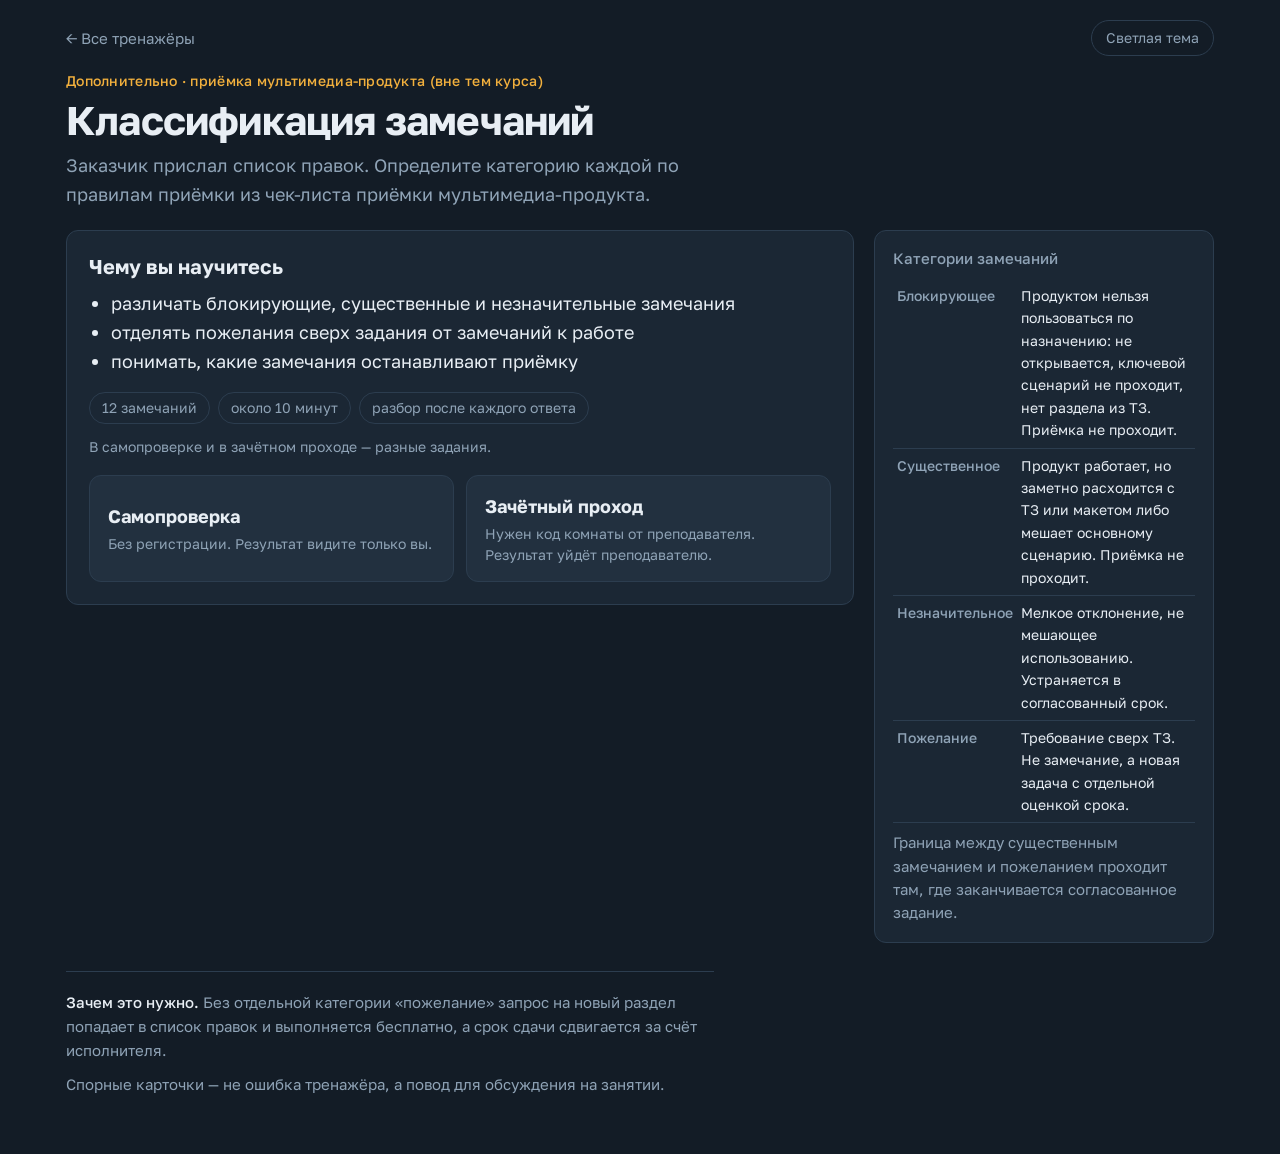
<file: trainer-defects.html>
<!DOCTYPE html>
<html lang="ru">
<head>
<meta charset="utf-8">
<meta name="viewport" content="width=device-width, initial-scale=1">
<title>Классификация замечаний</title>
<link rel="preconnect" href="https://fonts.googleapis.com">
<link rel="preconnect" href="https://fonts.gstatic.com" crossorigin>
<link href="https://fonts.googleapis.com/css2?family=Golos+Text:wght@400;500;600;700&display=swap" rel="stylesheet">
<link rel="stylesheet" href="kurs.css?v=20261007b">
</head>
<body>
<div class="wrap">
  <div class="topbar"><a href="index.html">← Все тренажёры</a><button class="theme-btn" type="button">Светлая тема</button></div>
  <header>
    <p class="kicker">Дополнительно · приёмка мультимедиа-продукта (вне тем курса)</p>
    <h1>Классификация замечаний</h1>
    <p class="sub">Заказчик прислал список правок. Определите категорию каждой по правилам приёмки из чек-листа приёмки мультимедиа-продукта.</p>
  </header>

  <div class="layout">
    <main class="card" id="quiz"></main>

    <aside class="panel">
      <h2>Категории замечаний</h2>
      <table class="mini">
        <tbody>
          <tr><th>Блокирующее</th><td>Продуктом нельзя пользоваться по назначению: не открывается, ключевой сценарий не проходит, нет раздела из ТЗ. Приёмка не проходит.</td></tr>
          <tr><th>Существенное</th><td>Продукт работает, но заметно расходится с ТЗ или макетом либо мешает основному сценарию. Приёмка не проходит.</td></tr>
          <tr><th>Незначительное</th><td>Мелкое отклонение, не мешающее использованию. Устраняется в согласованный срок.</td></tr>
          <tr><th>Пожелание</th><td>Требование сверх ТЗ. Не замечание, а новая задача с отдельной оценкой срока.</td></tr>
        </tbody>
      </table>
      <p class="hint">Граница между существенным замечанием и пожеланием проходит там, где заканчивается согласованное задание.</p>
    </aside>
  </div>

  <footer>
    <p><b>Зачем это нужно.</b> Без отдельной категории «пожелание» запрос на новый раздел попадает в список правок и выполняется бесплатно, а срок сдачи сдвигается за счёт исполнителя.</p>
    <p>Спорные карточки — не ошибка тренажёра, а повод для обсуждения на занятии.</p>
  </footer>
</div>

<script>document.write('<script src="config.js?t=' + Date.now() + '"><\/script>');</script>
<script src="kurs.js?v=20261007b"></script>
<script src="kurs-data.js?v=20261007b"></script>
<script>
(function () {
  'use strict';
  const K = window.Kurs, esc = K.esc;
  K.initTheme();
  const CATS = K.data.Z_CATS;
  const name = id => CATS.find(c => c.id === id).name;

  K.quiz({
    letter: 'Z',
    mount: document.getElementById('quiz'),
    items: K.data.Z,
    selfItems: K.data.Z_SELF,
    goals: [
      'различать блокирующие, существенные и незначительные замечания',
      'отделять пожелания сверх задания от замечаний к работе',
      'понимать, какие замечания останавливают приёмку'
    ],
    facts: ['12 замечаний', 'около 10 минут', 'разбор после каждого ответа'],
    layout: 'four',
    shuffleItems: true,
    prompt: it => '<span class="tag">' + esc(it.ctx) + '</span><p class="prompt">' + esc(it.text) + '</p>',
    options: () => CATS.map(c => ({ v: c.id, html: '<b>' + esc(c.name) + '</b><small>' + esc(c.hint) + '</small>' })),
    isRight: (it, v) => v === it.a,
    rightText: it => name(it.a).toLowerCase(),
    explain: it => '<p>' + esc(it.why) + '</p>',
    ref: () => 'чек-лист приёмки мультимедиа-продукта, «Классификация замечаний»',
    short: it => it.text,
    finalNote: pct => pct >= 90
      ? 'Категории различаются уверенно. Можно переходить к перекрёстной приёмке.'
      : pct >= 61
        ? 'Основное понятно. Стоит ещё раз разобрать границу между существенным замечанием и пожеланием.'
        : 'Вернитесь к правилам приёмки и пройдите карточки заново.'
  });
})();
</script>
</body>
</html>
</file>
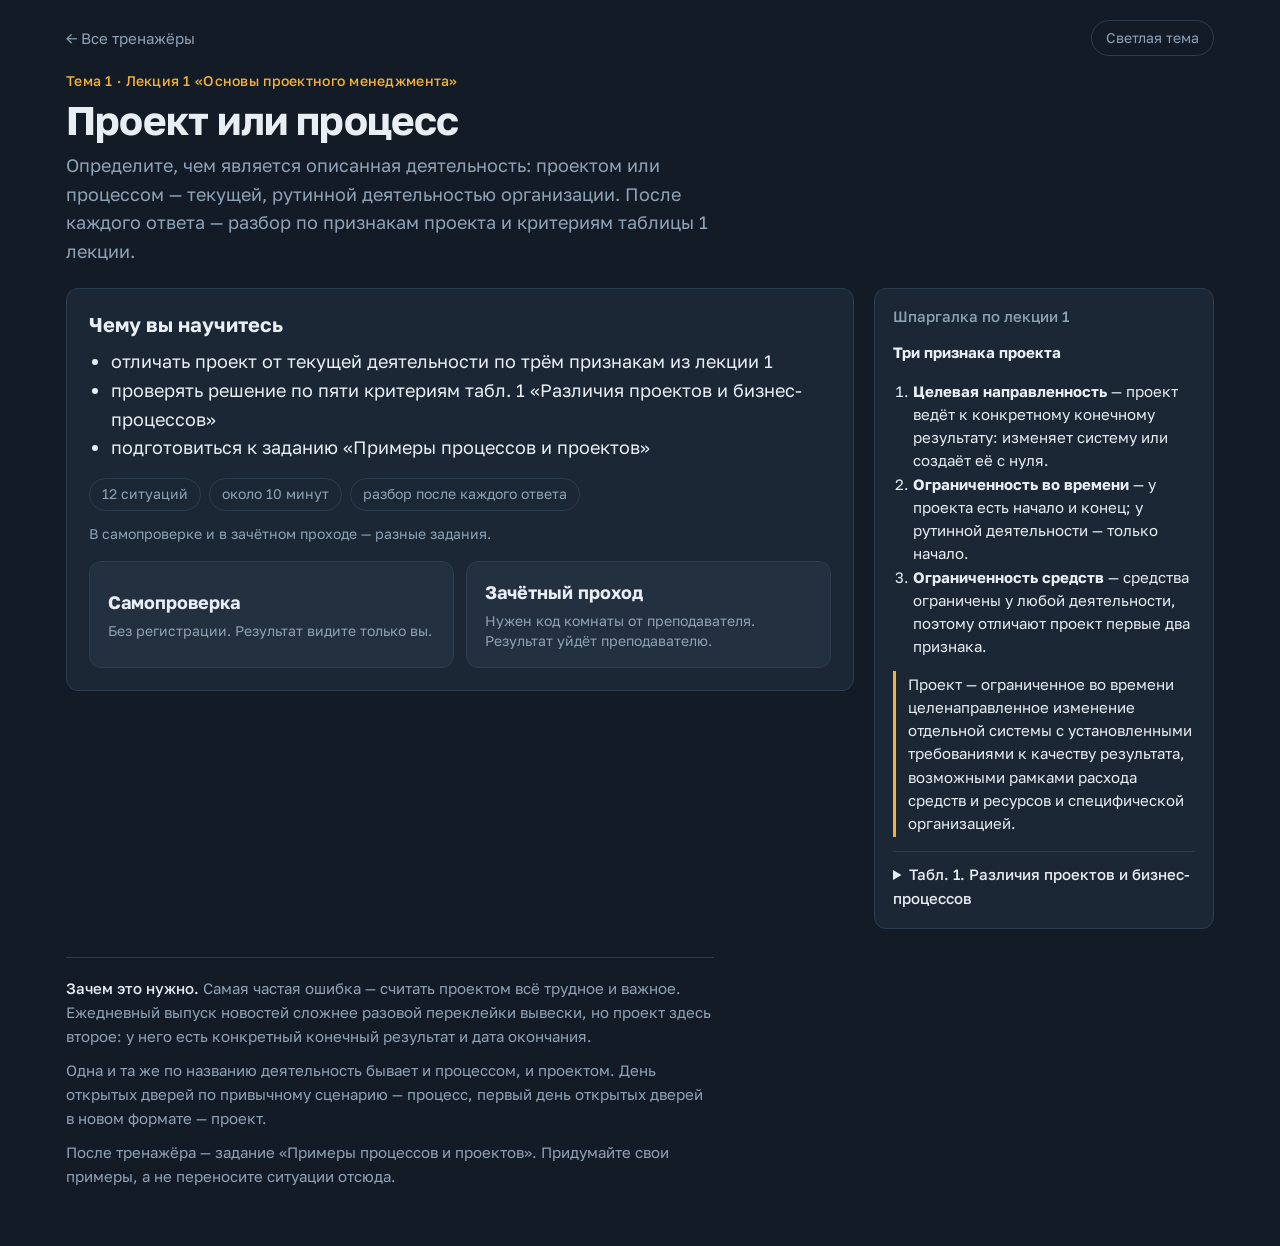
<file: trainer-project-or-process.html>
<!DOCTYPE html>
<html lang="ru">
<head>
<meta charset="utf-8">
<meta name="viewport" content="width=device-width, initial-scale=1">
<title>Проект или процесс</title>
<link rel="preconnect" href="https://fonts.googleapis.com">
<link rel="preconnect" href="https://fonts.gstatic.com" crossorigin>
<link href="https://fonts.googleapis.com/css2?family=Golos+Text:wght@400;500;600;700&display=swap" rel="stylesheet">
<link rel="stylesheet" href="kurs.css?v=20261007b">
</head>
<body>
<div class="wrap">
  <div class="topbar"><a href="index.html">← Все тренажёры</a><button class="theme-btn" type="button">Светлая тема</button></div>
  <header>
    <p class="kicker">Тема 1 · Лекция 1 «Основы проектного менеджмента»</p>
    <h1>Проект или процесс</h1>
    <p class="sub">Определите, чем является описанная деятельность: проектом или процессом — текущей, рутинной деятельностью организации. После каждого ответа — разбор по признакам проекта и критериям таблицы 1 лекции.</p>
  </header>

  <div class="layout">
    <main class="card" id="quiz"></main>

    <aside class="panel">
      <h2>Шпаргалка по лекции 1</h2>
      <p><b>Три признака проекта</b></p>
      <ol>
        <li><b>Целевая направленность</b> — проект ведёт к конкретному конечному результату: изменяет систему или создаёт её с нуля.</li>
        <li><b>Ограниченность во времени</b> — у проекта есть начало и конец; у рутинной деятельности — только начало.</li>
        <li><b>Ограниченность средств</b> — средства ограничены у любой деятельности, поэтому отличают проект первые два признака.</li>
      </ol>
      <p class="def">Проект — ограниченное во времени целенаправленное изменение отдельной системы с установленными требованиями к качеству результата, возможными рамками расхода средств и ресурсов и специфической организацией.</p>
      <details>
        <summary>Табл. 1. Различия проектов и бизнес-процессов</summary>
        <table class="mini">
          <thead><tr><th>Элемент</th><th>Процесс</th><th>Проект</th></tr></thead>
          <tbody>
            <tr><td>Работы, взаимодействия, ресурсы, роли</td><td>привычные, повторяющиеся, ограничены регламентами</td><td>новые, разовые, разнородные, межфункциональные</td></tr>
            <tr><td>Окружение</td><td>привычное, стабильное</td><td>новое, изменяющееся</td></tr>
            <tr><td>Приоритеты и оценка эффективности</td><td>воспроизводство, промежуточные функциональные результаты</td><td>достижение цели, установленные конечные цели</td></tr>
            <tr><td>Элементы жизненного цикла</td><td>реализация</td><td>планирование, реализация, контроль, завершение</td></tr>
            <tr><td>Изменения</td><td>превращение ресурсов в продукт</td><td>целенаправленное изменение среды, в которой реализуется проект</td></tr>
          </tbody>
        </table>
      </details>
    </aside>
  </div>

  <footer>
    <p><b>Зачем это нужно.</b> Самая частая ошибка — считать проектом всё трудное и важное. Ежедневный выпуск новостей сложнее разовой переклейки вывески, но проект здесь второе: у него есть конкретный конечный результат и дата окончания.</p>
    <p>Одна и та же по названию деятельность бывает и процессом, и проектом. День открытых дверей по привычному сценарию — процесс, первый день открытых дверей в новом формате — проект.</p>
    <p>После тренажёра — задание «Примеры процессов и проектов». Придумайте свои примеры, а не переносите ситуации отсюда.</p>
  </footer>
</div>

<script>document.write('<script src="config.js?t=' + Date.now() + '"><\/script>');</script>
<script src="kurs.js?v=20261007b"></script>
<script src="kurs-data.js?v=20261007b"></script>
<script>
(function () {
  'use strict';
  const K = window.Kurs, esc = K.esc;
  K.initTheme();

  const chip = (on, text) => '<span class="chip ' + (on ? 'on' : 'off') + '">' + text + '</span>';

  K.quiz({
    letter: 'P',
    mount: document.getElementById('quiz'),
    items: K.data.P,
    selfItems: K.data.P_SELF,
    goals: [
      'отличать проект от текущей деятельности по трём признакам из лекции 1',
      'проверять решение по пяти критериям табл. 1 «Различия проектов и бизнес-процессов»',
      'подготовиться к заданию «Примеры процессов и проектов»'
    ],
    facts: ['12 ситуаций', 'около 10 минут', 'разбор после каждого ответа'],
    layout: 'two',
    shuffleItems: true,
    prompt: it => '<p class="prompt">' + esc(it.t) + '</p>',
    options: () => [
      { v: 'project', html: '<b>Проект</b><small>конкретный конечный результат, есть начало и конец</small>' },
      { v: 'process', html: '<b>Процесс</b><small>повторяется, есть только начало</small>' }
    ],
    isRight: (it, v) => v === it.a,
    rightText: it => (it.a === 'project' ? 'проект' : 'процесс'),
    explain: it =>
      '<p>' + esc(it.why) + '</p>' +
      '<div class="chips">' +
        chip(it.goal, 'конкретный конечный результат') +
        chip(it.time, 'есть начало и конец') +
        chip(true, 'средства ограничены — у любой деятельности') +
      '</div>' +
      '<table class="crit"><caption class="hint" style="text-align:left;caption-side:top;margin-bottom:4px">По табл. 1 лекции 1 — ' +
        (it.a === 'project' ? 'черты проекта' : 'черты процесса') + '</caption>' +
        K.data.P_CRIT.map((c, i) => '<tr><th>' + esc(c) + '</th><td>' + esc(it.crit[i]) + '</td></tr>').join('') +
      '</table>',
    ref: () => 'лекция 1, стр. 1–3, табл. 1',
    short: it => it.t,
    finalNote: pct => pct >= 90
      ? 'Признаки различаются уверенно. Теперь — задание «Примеры процессов и проектов»: придумайте собственные примеры, не из тренажёра.'
      : pct >= 61
        ? 'Основное понятно. Слабое место — случаи, где одна и та же по названию деятельность бывает и процессом, и проектом: решает, есть ли конкретный конечный результат.'
        : 'Вернитесь к трём признакам из лекции 1 и пройдите заново: решают целевая направленность и ограниченность во времени, а не сложность работы.'
  });
})();
</script>
</body>
</html>
</file>
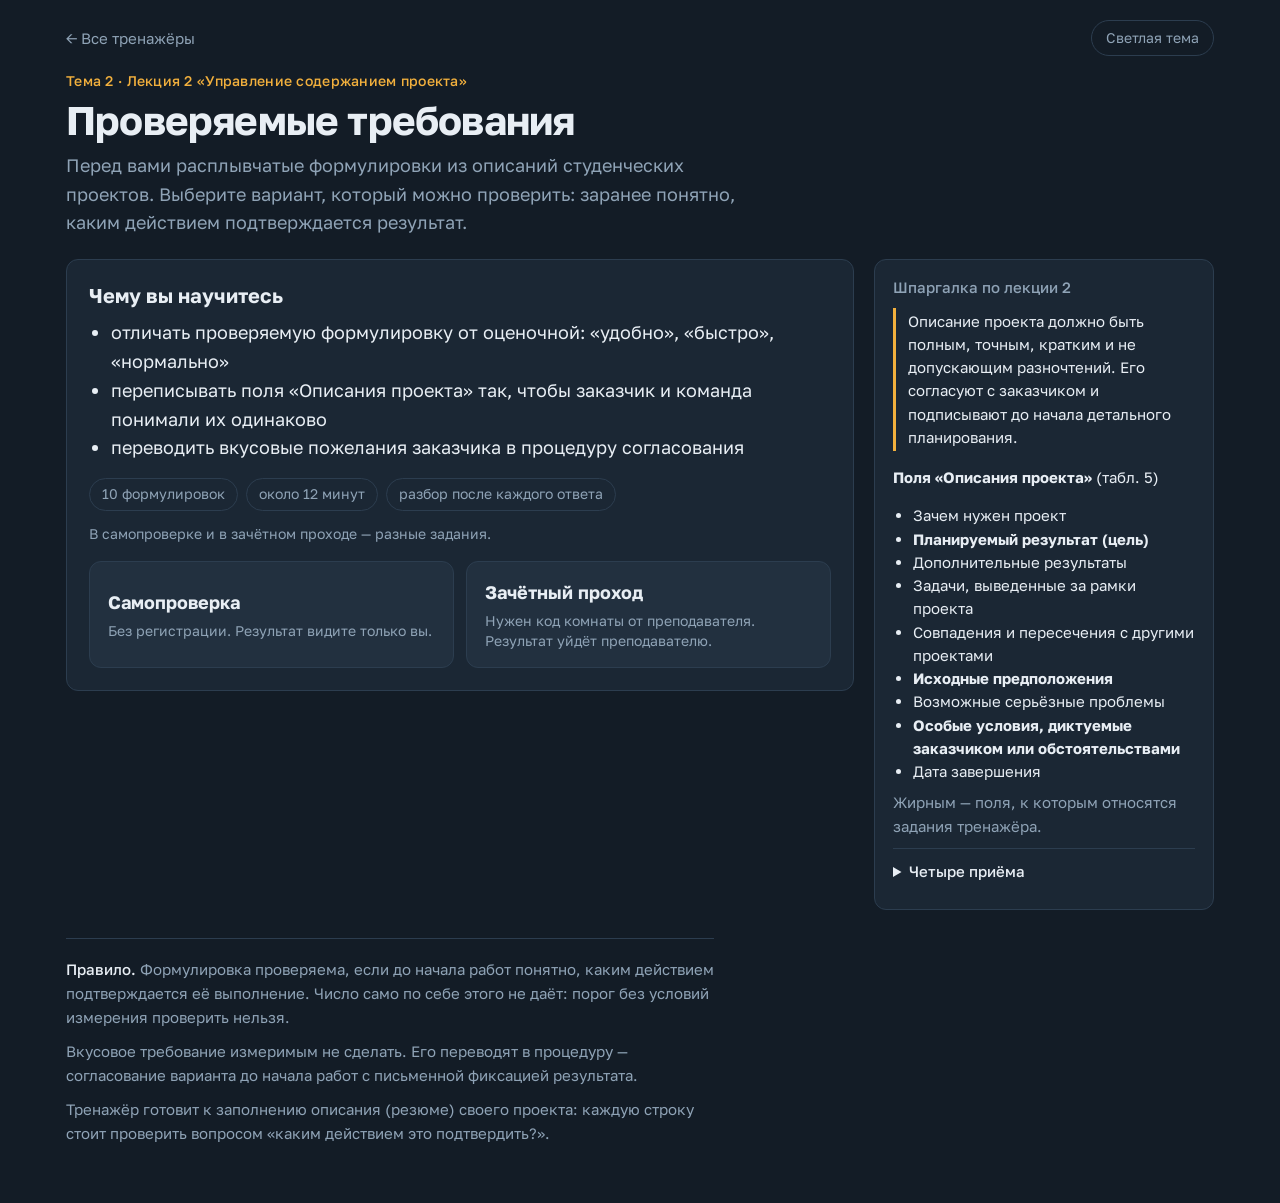
<file: trainer-requirements.html>
<!DOCTYPE html>
<html lang="ru">
<head>
<meta charset="utf-8">
<meta name="viewport" content="width=device-width, initial-scale=1">
<title>Проверяемые требования</title>
<link rel="preconnect" href="https://fonts.googleapis.com">
<link rel="preconnect" href="https://fonts.gstatic.com" crossorigin>
<link href="https://fonts.googleapis.com/css2?family=Golos+Text:wght@400;500;600;700&display=swap" rel="stylesheet">
<link rel="stylesheet" href="kurs.css?v=20261007b">
</head>
<body>
<div class="wrap">
  <div class="topbar"><a href="index.html">← Все тренажёры</a><button class="theme-btn" type="button">Светлая тема</button></div>
  <header>
    <p class="kicker">Тема 2 · Лекция 2 «Управление содержанием проекта»</p>
    <h1>Проверяемые требования</h1>
    <p class="sub">Перед вами расплывчатые формулировки из описаний студенческих проектов. Выберите вариант, который можно проверить: заранее понятно, каким действием подтверждается результат.</p>
  </header>

  <div class="layout">
    <main class="card" id="quiz"></main>

    <aside class="panel">
      <h2>Шпаргалка по лекции 2</h2>
      <p class="def">Описание проекта должно быть полным, точным, кратким и не допускающим разночтений. Его согласуют с заказчиком и подписывают до начала детального планирования.</p>
      <p><b>Поля «Описания проекта»</b> (табл. 5)</p>
      <ul>
        <li>Зачем нужен проект</li>
        <li><b>Планируемый результат (цель)</b></li>
        <li>Дополнительные результаты</li>
        <li>Задачи, выведенные за рамки проекта</li>
        <li>Совпадения и пересечения с другими проектами</li>
        <li><b>Исходные предположения</b></li>
        <li>Возможные серьёзные проблемы</li>
        <li><b>Особые условия, диктуемые заказчиком или обстоятельствами</b></li>
        <li>Дата завершения</li>
      </ul>
      <p class="hint" style="margin-top:-4px">Жирным — поля, к которым относятся задания тренажёра.</p>
      <details>
        <summary>Четыре приёма</summary>
        <ol>
          <li>Число — только вместе с условиями измерения: на чём, при каком соединении, на каком объёме данных.</li>
          <li>Свойство, которое нельзя измерить целиком (удобство), раскладывается на проверяемые части.</li>
          <li>Вкусовое требование переводится в процедуру согласования с фиксацией результата.</li>
          <li>Исходное предположение о заказчике записывается со сроком и последствием его нарушения.</li>
        </ol>
      </details>
    </aside>
  </div>

  <footer>
    <p><b>Правило.</b> Формулировка проверяема, если до начала работ понятно, каким действием подтверждается её выполнение. Число само по себе этого не даёт: порог без условий измерения проверить нельзя.</p>
    <p>Вкусовое требование измеримым не сделать. Его переводят в процедуру — согласование варианта до начала работ с письменной фиксацией результата.</p>
    <p>Тренажёр готовит к заполнению описания (резюме) своего проекта: каждую строку стоит проверить вопросом «каким действием это подтвердить?».</p>
  </footer>
</div>

<script>document.write('<script src="config.js?t=' + Date.now() + '"><\/script>');</script>
<script src="kurs.js?v=20261007b"></script>
<script src="kurs-data.js?v=20261007b"></script>
<script>
(function () {
  'use strict';
  const K = window.Kurs, esc = K.esc;
  K.initTheme();

  K.quiz({
    letter: 'T',
    mount: document.getElementById('quiz'),
    items: K.data.T,
    selfItems: K.data.T_SELF,
    goals: [
      'отличать проверяемую формулировку от оценочной: «удобно», «быстро», «нормально»',
      'переписывать поля «Описания проекта» так, чтобы заказчик и команда понимали их одинаково',
      'переводить вкусовые пожелания заказчика в процедуру согласования'
    ],
    facts: ['10 формулировок', 'около 12 минут', 'разбор после каждого ответа'],
    layout: 'list',
    shuffleItems: true,
    shuffleOptions: true,
    prompt: it =>
      '<span class="tag">' + esc(it.ctx) + ' · поле «' + esc(it.field) + '»</span>' +
      '<p class="orig">Исходная формулировка: <b>«' + esc(it.orig) + '»</b></p>' +
      '<p class="ask">Какой вариант можно проверить?</p>',
    options: it => it.opts.map((t, k) => ({ v: String(k), html: esc(t) })),
    isRight: (it, v) => Number(v) === it.a,
    rightText: it => it.opts[it.a],
    explain: it => '<p>' + esc(it.why) + '</p><p class="how">' + esc(it.how) + '</p>',
    ref: () => 'лекция 2, стр. 4–6, табл. 5 «Описание проекта»',
    short: it => '«' + it.orig + '»',
    finalNote: pct => pct >= 90
      ? 'Можно переходить к описанию своего проекта: проверьте каждую строку вопросом «каким действием это подтвердить?».'
      : pct >= 61
        ? 'Основное понятно. Слабое место — формулировки, где нужен не порог, а процедура согласования.'
        : 'Вернитесь к правилу: формулировка проверяема, если заранее известно, каким действием подтверждается её выполнение. И пройдите заново.'
  });
})();
</script>
</body>
</html>
</file>
<file: kurs.css>
/* Общие стили тренажёров курса «Управление мультимедиа проектами».
   Цвета — из единого визуального языка материалов курса, светлая тема — для проектора и яркого класса. */
:root{
  --bg:#131C26; --panel:#1B2734; --panel-2:#22303F; --line:#2C3D4F;
  --ink:#E8EEF4; --ink-dim:#8FA3B6;
  --ok:#45C8B8; --no:#FF6B6B; --amber:#F2B03D;
  --ok-bg:rgba(69,200,184,.13); --no-bg:rgba(255,107,107,.13); --amber-bg:rgba(242,176,61,.13);
  --btn-ink:#131C26;
  --radius:12px;
  color-scheme:dark;
}
:root[data-theme="light"]{
  --bg:#F3F6F9; --panel:#FFFFFF; --panel-2:#EEF2F6; --line:#D3DDE7;
  --ink:#14202B; --ink-dim:#4E6276;
  --ok:#0F7A6E; --no:#C53B3B; --amber:#9A6212;
  --ok-bg:rgba(15,122,110,.10); --no-bg:rgba(197,59,59,.09); --amber-bg:rgba(154,98,18,.10);
  --btn-ink:#FFFFFF;
  color-scheme:light;
}
*{box-sizing:border-box}
html,body{margin:0;padding:0}
body{background:var(--bg);color:var(--ink);font-family:"Golos Text",system-ui,-apple-system,"Segoe UI",Roboto,sans-serif;
  font-size:17px;line-height:1.6;-webkit-font-smoothing:antialiased;text-size-adjust:100%}
@media (min-width:880px){body{font-size:18px}}
a{color:var(--ok)}
:focus-visible{outline:3px solid var(--amber);outline-offset:2px;border-radius:6px}
.wrap{max-width:1180px;margin:0 auto;padding:20px 16px 48px}
.narrow{max-width:820px}

/* шапка */
.topbar{display:flex;justify-content:space-between;align-items:center;gap:12px;margin-bottom:14px;font-size:15px}
.topbar a{color:var(--ink-dim);text-decoration:none}
.topbar a:hover{color:var(--ink)}
.theme-btn{border:1px solid var(--line);background:transparent;color:var(--ink-dim);font:inherit;font-size:14px;
  border-radius:999px;padding:6px 14px;cursor:pointer;min-height:36px}
.theme-btn:hover{color:var(--ink);border-color:var(--ink-dim)}
.kicker{margin:0 0 4px;color:var(--amber);font-size:14px;font-weight:500;letter-spacing:.02em}
h1{font-size:clamp(26px,4vw,40px);line-height:1.15;font-weight:700;letter-spacing:-.02em;margin:0 0 8px}
.sub{margin:0 0 22px;color:var(--ink-dim);max-width:62ch}
h2{font-size:20px;line-height:1.3;margin:0 0 10px}
h3{font-size:17px;margin:0 0 6px}

/* раскладка: рабочая область + панель справа, на узких — панель снизу */
.layout{display:grid;grid-template-columns:minmax(0,1fr) 340px;gap:20px;align-items:start}
.layout.wide-panel{grid-template-columns:minmax(0,1fr) 400px}
@media (max-width:880px){.layout,.layout.wide-panel{grid-template-columns:minmax(0,1fr)}}
.card,.panel{background:var(--panel);border:1px solid var(--line);border-radius:var(--radius)}
.card{padding:22px}
@media (max-width:520px){.card{padding:18px 16px}}
.panel{padding:18px}
.panel h2{font-size:15px;font-weight:500;color:var(--ink-dim);margin:0 0 10px;text-transform:none}
.panel p,.panel li{font-size:15px;line-height:1.55}
.panel ol,.panel ul{padding-left:20px;margin:0 0 12px}
.panel .def{border-left:3px solid var(--amber);padding:2px 0 2px 12px;margin:10px 0 14px;color:var(--ink)}
.panel details{border-top:1px solid var(--line);padding-top:10px;margin-top:10px}
.panel summary{cursor:pointer;font-weight:500;font-size:15px;min-height:32px}
.mini{width:100%;border-collapse:collapse;font-size:14px;margin:8px 0}
.mini th,.mini td{border-bottom:1px solid var(--line);padding:6px 4px;text-align:left;vertical-align:top}
.mini th{color:var(--ink-dim);font-weight:500}

/* кнопки */
.btn{display:inline-flex;align-items:center;justify-content:center;gap:8px;min-height:48px;padding:12px 22px;
  border-radius:10px;border:1px solid var(--ink);background:var(--ink);color:var(--btn-ink);font:inherit;
  font-weight:500;font-size:17px;cursor:pointer;text-decoration:none}
.btn:hover{filter:brightness(1.08)}
.btn.ghost{background:transparent;color:var(--ink);border-color:var(--line)}
.btn.ghost:hover{border-color:var(--ink-dim)}
.btn:disabled{opacity:.45;cursor:default}
.btn-row{display:flex;gap:10px;flex-wrap:wrap;margin-top:18px}

/* вводный экран */
.goals{margin:0 0 16px;padding-left:22px}
.facts{display:flex;gap:8px;flex-wrap:wrap;margin:0 0 20px}
.fact{font-size:14px;border:1px solid var(--line);border-radius:999px;padding:4px 12px;color:var(--ink-dim)}
.modes{display:grid;grid-template-columns:1fr 1fr;gap:12px}
@media (max-width:560px){.modes{grid-template-columns:1fr}}
.mode{text-align:left;padding:16px 18px;border-radius:12px;border:1px solid var(--line);background:var(--panel-2);
  color:var(--ink);font:inherit;cursor:pointer;min-height:84px}
.mode:hover{border-color:var(--ink-dim)}
.mode b{display:block;font-size:18px;margin-bottom:4px}
.mode small{display:block;color:var(--ink-dim);font-size:14px;line-height:1.45}

/* форма регистрации */
.field{display:block;margin:0 0 14px}
.field span{display:block;font-size:15px;color:var(--ink-dim);margin-bottom:6px}
.field input{width:100%;min-height:50px;padding:10px 14px;border-radius:10px;border:1px solid var(--line);
  background:var(--bg);color:var(--ink);font:inherit;font-size:18px}
.field input:focus{border-color:var(--amber);outline:none}
.field input.code{font-size:26px;letter-spacing:.18em;text-transform:uppercase;font-weight:700}
.hint{font-size:14px;color:var(--ink-dim);margin:6px 0 0}
.err{font-size:15px;color:var(--no);margin:6px 0 0;min-height:1em}
.okmsg{font-size:15px;color:var(--ok);margin:6px 0 0}
.consent{display:flex;gap:12px;align-items:flex-start;margin:6px 0 4px;font-size:15px;line-height:1.5;cursor:pointer}
.consent input{width:24px;height:24px;flex:none;margin-top:1px;accent-color:var(--ok)}

/* прогресс */
.progress{display:flex;align-items:center;gap:12px;margin:0 0 16px;font-size:15px;color:var(--ink-dim)}
.track{flex:1;height:6px;border-radius:3px;background:var(--line);overflow:hidden}
.track i{display:block;height:100%;background:var(--ok);width:0;transition:width .25s}
.badge{font-size:13px;border-radius:999px;padding:2px 10px;border:1px solid var(--line);color:var(--ink-dim);white-space:nowrap}
.badge.graded{border-color:var(--amber);color:var(--amber)}

/* карточка задания */
.tag{display:inline-block;font-size:13px;font-weight:500;color:var(--amber);border:1px solid var(--amber);
  border-radius:999px;padding:2px 10px;margin-bottom:12px}
.prompt{font-size:20px;line-height:1.5;margin:0 0 18px}
@media (max-width:520px){.prompt{font-size:18px}}
.orig{margin:0 0 6px}
.orig b{color:var(--ink)}
.ask{color:var(--ink-dim);margin:0 0 14px;font-size:15px}
.opts{display:grid;gap:10px}
.opts.two{grid-template-columns:1fr 1fr}
.opts.four{grid-template-columns:1fr 1fr}
@media (max-width:560px){.opts.two,.opts.four{grid-template-columns:1fr}}
.opt{position:relative;text-align:left;padding:14px 16px 14px 48px;border-radius:10px;border:1px solid var(--line);
  background:transparent;color:var(--ink);font:inherit;font-size:17px;line-height:1.45;cursor:pointer;min-height:56px}
.opt .k{position:absolute;left:14px;top:14px;width:24px;height:24px;border-radius:6px;border:1px solid var(--line);
  font-size:13px;display:flex;align-items:center;justify-content:center;color:var(--ink-dim)}
.opt b{display:block;font-weight:600}
.opt small{display:block;font-size:14px;color:var(--ink-dim);margin-top:2px}
.opt:hover:not(:disabled){border-color:var(--ink-dim)}
.opt:disabled{cursor:default}
.opt[data-state="right"]{border-color:var(--ok);background:var(--ok-bg)}
.opt[data-state="wrong"]{border-color:var(--no);background:var(--no-bg)}
.numrow{display:flex;gap:10px;align-items:center;flex-wrap:wrap}
.numrow input{width:140px;min-height:52px;padding:10px 14px;border-radius:10px;border:1px solid var(--line);
  background:var(--bg);color:var(--ink);font:inherit;font-size:22px;font-weight:700}
.numrow input.right{border-color:var(--ok);background:var(--ok-bg)}
.numrow input.wrong{border-color:var(--no);background:var(--no-bg)}

/* разбор */
.verdict{margin-top:18px;padding:16px;border-radius:10px;background:var(--panel-2);border-left:4px solid var(--line)}
.verdict[data-kind="right"]{border-left-color:var(--ok)}
.verdict[data-kind="wrong"]{border-left-color:var(--no)}
.verdict h3{margin:0 0 6px;font-size:17px}
.verdict[data-kind="right"] h3{color:var(--ok)}
.verdict[data-kind="wrong"] h3{color:var(--no)}
.verdict p{margin:0 0 8px}
.verdict .how{color:var(--ink-dim);font-size:15px}
.verdict .right-ans{padding:8px 12px;border-radius:8px;background:var(--ok-bg)}
.verdict .right-ans b{font-weight:600}
.verdict .ref{font-size:14px;color:var(--amber);margin:8px 0 0}
.chips{display:flex;gap:8px;flex-wrap:wrap;margin:10px 0 4px}
.chip{font-size:13px;border:1px solid var(--line);border-radius:999px;padding:3px 11px;color:var(--ink-dim)}
.chip.on{color:var(--ok);border-color:var(--ok)}
.chip.off{text-decoration:line-through}
.crit{width:100%;border-collapse:collapse;font-size:15px;margin:10px 0 0}
.crit th,.crit td{padding:6px 6px;border-top:1px solid var(--line);text-align:left;vertical-align:top}
.crit th{color:var(--ink-dim);font-weight:500;width:42%}
.hidden{display:none !important}

/* итог */
.score{text-align:center;padding:8px 0 4px}
.score b{display:block;font-size:56px;font-weight:700;line-height:1.05}
.score .pct{color:var(--ink-dim);font-size:16px}
.level{display:inline-block;margin:10px 0 0;padding:4px 14px;border-radius:999px;font-size:15px;font-weight:500}
.level.hi{background:var(--ok-bg);color:var(--ok)}
.level.mid{background:var(--amber-bg);color:var(--amber)}
.level.lo{background:var(--no-bg);color:var(--no)}
.note{color:var(--ink-dim);text-align:center;margin:12px auto 0;max-width:52ch}
.review{margin:22px 0 0;padding:0;list-style:none}
.review li{border-top:1px solid var(--line);padding:12px 0}
.review .q{font-weight:500}
.review .a{color:var(--ink-dim);font-size:15px}
.send{margin-top:22px;padding:16px;border-radius:12px;border:1px solid var(--amber);background:var(--amber-bg)}
.send h3{color:var(--ink)}
.send p{margin:0 0 10px;font-size:15px}
.rescode{font-family:ui-monospace,Consolas,monospace;font-size:13px;word-break:break-all;background:var(--bg);
  border:1px solid var(--line);border-radius:8px;padding:10px;margin:8px 0;user-select:all}

footer{margin-top:28px;border-top:1px solid var(--line);padding-top:18px;max-width:72ch;color:var(--ink-dim);font-size:15px}
footer p{margin:0 0 10px}
footer b{color:var(--ink);font-weight:500}

@media (prefers-reduced-motion:reduce){*{transition:none !important;animation:none !important}}
@media print{.topbar,.btn-row,.send{display:none}}
</file>
